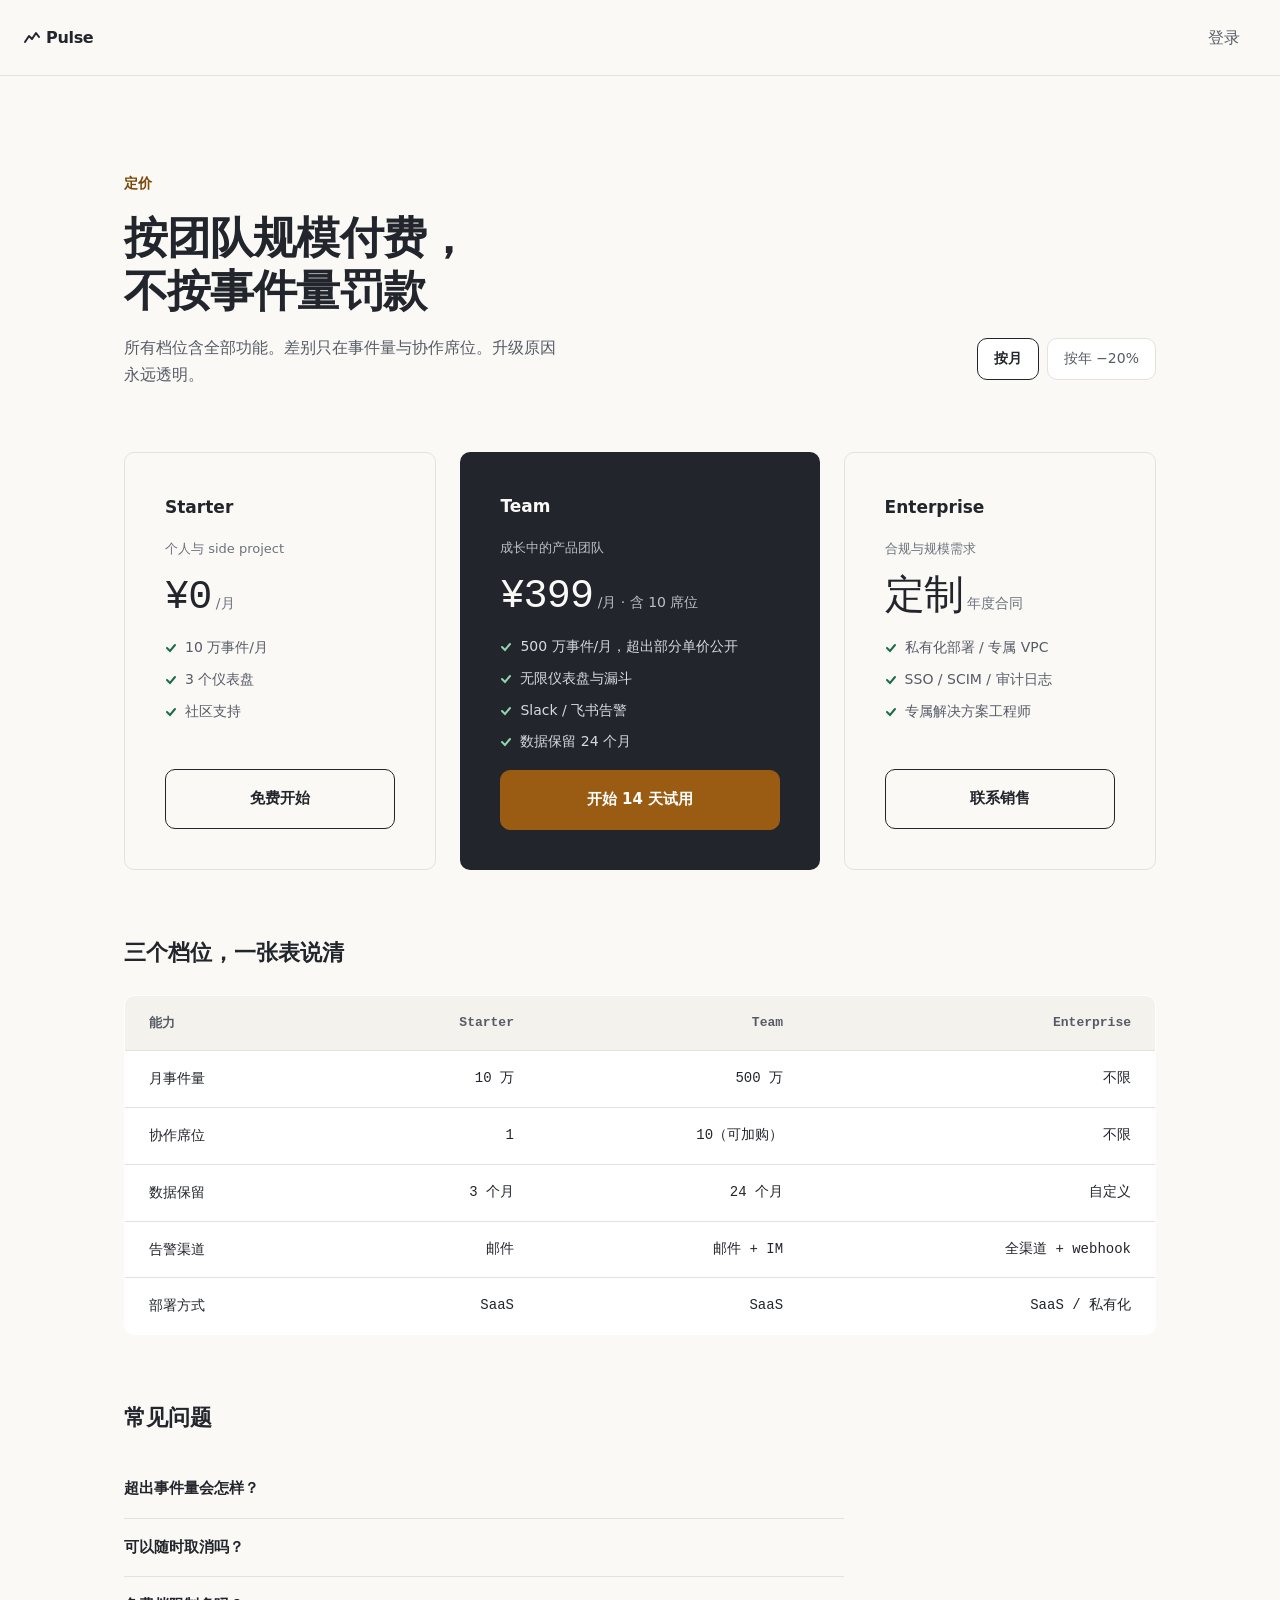
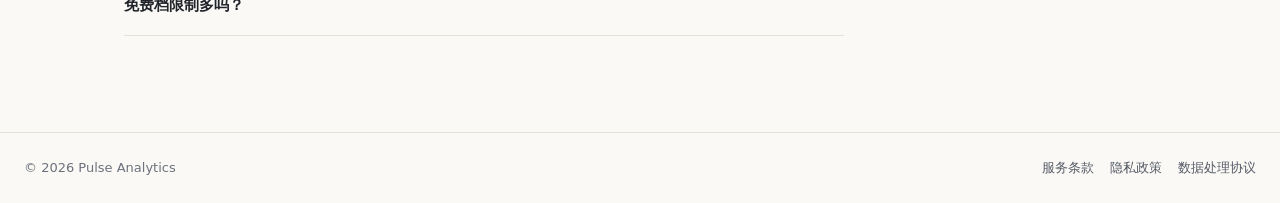
<file: examples/after.html>
<!DOCTYPE html>
<!-- Pulse 定价页 · 同一 brief 的 glasspring 全流程交付。
     对照 examples/before.html（默认 AI 款）。本文件通过：对比度 --pairs 全表 PASS、slop_scan 0 hard/warn、双视口截图。 -->
<html lang="zh-CN">
<head>
<meta charset="UTF-8">
<meta name="viewport" content="width=device-width, initial-scale=1.0">
<title>Pulse 定价，为开发者团队的分析平台</title>
<style>
:root {
  /* tokens · 从品牌种子（墨 #22252B + 琥珀 oklch(0.55 0.11 70)）推导；定价页=信任区，全实底 */
  --bg: #FAF9F6; --surface: #FFFFFF; --ink: #22252B; --ink-2: #565B66; --ink-3: #6C727C;
  --line: #E5E2DB; --accent: #9A5B12; --accent-ink: #7A4708; --cta: #22252B; --cta-text: #FAF9F6;
  --good: #1E6B45;
  --font-sans: system-ui, -apple-system, "Segoe UI", "PingFang SC", "Microsoft YaHei", sans-serif;
  --font-mono: ui-monospace, "SF Mono", Consolas, "JetBrains Mono", monospace;
  --z-sticky: 40;
  --sp-1: 4px; --sp-2: 8px; --sp-3: 16px; --sp-4: 24px; --sp-5: 40px; --sp-6: 64px; --sp-7: 96px;
  --radius: 10px;
  --ease-out: cubic-bezier(0.23, 1, 0.32, 1);
}
* { margin: 0; padding: 0; box-sizing: border-box; }
html { scroll-behavior: smooth; }
body { font-family: var(--font-sans); background: var(--bg); color: var(--ink); line-height: 1.7; font-size: 16px; }
.nav { position: sticky; top: 0; z-index: var(--z-sticky); display: flex; justify-content: space-between; align-items: center;
  padding: var(--sp-3) var(--sp-4); background: var(--bg); border-bottom: 1px solid var(--line); }
.logo { font-weight: 700; letter-spacing: -0.02em; }
.logo svg { vertical-align: -3px; margin-right: 6px; }
.nav a.signin { color: var(--ink-2); text-decoration: none; padding: var(--sp-2) var(--sp-3); border-radius: var(--radius); }
main { max-width: 1080px; margin: 0 auto; padding: 0 var(--sp-4); }
.hero { display: grid; grid-template-columns: 1.2fr 1fr; gap: var(--sp-6); align-items: end; padding: var(--sp-7) 0 var(--sp-6); }
h1 { font-size: clamp(30px, 5vw, 44px); line-height: 1.2; letter-spacing: -0.02em; text-wrap: balance; }
.hero .kicker { color: var(--accent-ink); font-size: 14px; font-weight: 600; margin-bottom: var(--sp-3); }
.hero .sub { color: var(--ink-2); margin-top: var(--sp-3); max-width: 44ch; }
.billing { display: flex; align-items: center; gap: var(--sp-2); font-size: 14px; color: var(--ink-2); justify-self: end; padding-bottom: var(--sp-2); }
.billing button { font: inherit; font-size: 14px; border: 1px solid var(--line); background: var(--surface); color: var(--ink-2);
  padding: var(--sp-2) var(--sp-3); border-radius: var(--radius); cursor: pointer; min-height: 36px; transition: border-color 150ms var(--ease-out), color 150ms var(--ease-out); }
.billing button[aria-pressed="true"] { border-color: var(--ink); color: var(--ink); font-weight: 600; }
.tiers { display: grid; grid-template-columns: 1fr 1.15fr 1fr; gap: var(--sp-4); align-items: stretch; padding-bottom: var(--sp-6); }
.tier { border-radius: var(--radius); padding: var(--sp-5); display: flex; flex-direction: column; gap: var(--sp-3); }
.tier-side { background: transparent; border: 1px solid var(--line); }
.tier-hot { background: var(--ink); color: var(--cta-text); }
.tier h2 { font-size: 17px; font-weight: 600; }
.tier .for { font-size: 13px; color: var(--ink-3); }
.tier-hot .for { color: #B9BEC7; }
.price { font-family: var(--font-mono); font-size: 40px; letter-spacing: -0.02em; line-height: 1.1; }
.price small { font-size: 14px; font-family: var(--font-sans); color: var(--ink-3); letter-spacing: 0; }
.tier-hot .price small { color: #B9BEC7; }
.tier ul { list-style: none; display: grid; gap: var(--sp-2); font-size: 14px; color: var(--ink-2); }
.tier-hot ul { color: #D6D9DF; }
.tier li { display: flex; gap: var(--sp-2); align-items: baseline; }
.tier li svg { flex: none; translate: 0 2px; }
.tier .cta-btn { margin-top: auto; text-align: center; text-decoration: none; font-weight: 600; font-size: 15px;
  padding: var(--sp-3); border-radius: var(--radius); min-height: 44px; display: grid; place-items: center;
  border: 1px solid var(--ink); color: var(--ink); transition: background-color 150ms var(--ease-out); }
.tier .cta-btn:hover { background: #EFEBE2; }
.tier-hot .cta-btn { background: var(--accent); border-color: var(--accent); color: #fff; }
.tier-hot .cta-btn:hover { background: var(--accent-ink); border-color: var(--accent-ink); }
.compare { padding-bottom: var(--sp-6); }
.compare h2 { font-size: 22px; margin-bottom: var(--sp-4); text-wrap: balance; }
table { width: 100%; border-collapse: collapse; font-size: 14px; background: var(--surface); border: 1px solid var(--line); border-radius: var(--radius); overflow: hidden; }
th, td { text-align: left; padding: var(--sp-3) var(--sp-4); border-bottom: 1px solid var(--line); }
td.num, th.num { text-align: right; font-family: var(--font-mono); font-variant-numeric: tabular-nums; }
th { font-size: 13px; color: var(--ink-2); font-weight: 600; background: #F4F2EC; }
tr:last-child td { border-bottom: none; }
.faq { padding-bottom: var(--sp-7); max-width: 720px; }
.faq h2 { font-size: 22px; margin-bottom: var(--sp-4); }
.faq details { border-bottom: 1px solid var(--line); }
.faq summary { cursor: pointer; padding: var(--sp-3) 0; font-weight: 600; font-size: 15px; min-height: 44px; display: flex; align-items: center; }
.faq p { padding: 0 0 var(--sp-3); color: var(--ink-2); font-size: 14px; }
footer { border-top: 1px solid var(--line); padding: var(--sp-4); display: flex; justify-content: space-between; color: var(--ink-3); font-size: 13px; flex-wrap: wrap; gap: var(--sp-2); }
footer a { color: var(--ink-2); text-decoration: none; }
:focus-visible { outline: 2px solid var(--accent-ink); outline-offset: 2px; border-radius: 4px; }
@media (max-width: 820px) {
  .hero { grid-template-columns: 1fr; gap: var(--sp-4); padding: var(--sp-6) 0; }
  .billing { justify-self: start; }
  .tiers { grid-template-columns: 1fr; }
  .tier-hot { order: -1; }
}
@media (prefers-reduced-motion: reduce) { html { scroll-behavior: auto; } * { transition-duration: 0.01ms !important; } }
</style>
</head>
<body>
<nav class="nav">
  <span class="logo"><svg width="16" height="16" viewBox="0 0 16 16" aria-hidden="true"><path d="M1 12 L5 6 L8 9 L12 3 L15 7" stroke="#22252B" stroke-width="2" fill="none" stroke-linecap="round" stroke-linejoin="round"/></svg>Pulse</span>
  <a class="signin" href="#">登录</a>
</nav>
<main>
  <header class="hero">
    <div>
      <p class="kicker">定价</p>
      <h1>按团队规模付费，不按事件量罚款</h1>
      <p class="sub">所有档位含全部功能。差别只在事件量与协作席位。升级原因永远透明。</p>
    </div>
    <div class="billing" role="group" aria-label="计费周期">
      <button aria-pressed="true">按月</button>
      <button aria-pressed="false">按年 −20%</button>
    </div>
  </header>

  <section class="tiers" aria-label="价格档位">
    <div class="tier tier-side">
      <h2>Starter</h2><p class="for">个人与 side project</p>
      <p class="price">¥0<small> /月</small></p>
      <ul>
        <li><svg width="12" height="12" viewBox="0 0 12 12" aria-hidden="true"><path d="M2 6 L5 9 L10 3" stroke="#1E6B45" stroke-width="2" fill="none" stroke-linecap="round"/></svg>10 万事件/月</li>
        <li><svg width="12" height="12" viewBox="0 0 12 12" aria-hidden="true"><path d="M2 6 L5 9 L10 3" stroke="#1E6B45" stroke-width="2" fill="none" stroke-linecap="round"/></svg>3 个仪表盘</li>
        <li><svg width="12" height="12" viewBox="0 0 12 12" aria-hidden="true"><path d="M2 6 L5 9 L10 3" stroke="#1E6B45" stroke-width="2" fill="none" stroke-linecap="round"/></svg>社区支持</li>
      </ul>
      <a class="cta-btn" href="#">免费开始</a>
    </div>
    <div class="tier tier-hot">
      <h2>Team</h2><p class="for">成长中的产品团队</p>
      <p class="price">¥399<small> /月 · 含 10 席位</small></p>
      <ul>
        <li><svg width="12" height="12" viewBox="0 0 12 12" aria-hidden="true"><path d="M2 6 L5 9 L10 3" stroke="#8FD4AE" stroke-width="2" fill="none" stroke-linecap="round"/></svg>500 万事件/月，超出部分单价公开</li>
        <li><svg width="12" height="12" viewBox="0 0 12 12" aria-hidden="true"><path d="M2 6 L5 9 L10 3" stroke="#8FD4AE" stroke-width="2" fill="none" stroke-linecap="round"/></svg>无限仪表盘与漏斗</li>
        <li><svg width="12" height="12" viewBox="0 0 12 12" aria-hidden="true"><path d="M2 6 L5 9 L10 3" stroke="#8FD4AE" stroke-width="2" fill="none" stroke-linecap="round"/></svg>Slack / 飞书告警</li>
        <li><svg width="12" height="12" viewBox="0 0 12 12" aria-hidden="true"><path d="M2 6 L5 9 L10 3" stroke="#8FD4AE" stroke-width="2" fill="none" stroke-linecap="round"/></svg>数据保留 24 个月</li>
      </ul>
      <a class="cta-btn" href="#">开始 14 天试用</a>
    </div>
    <div class="tier tier-side">
      <h2>Enterprise</h2><p class="for">合规与规模需求</p>
      <p class="price">定制<small> 年度合同</small></p>
      <ul>
        <li><svg width="12" height="12" viewBox="0 0 12 12" aria-hidden="true"><path d="M2 6 L5 9 L10 3" stroke="#1E6B45" stroke-width="2" fill="none" stroke-linecap="round"/></svg>私有化部署 / 专属 VPC</li>
        <li><svg width="12" height="12" viewBox="0 0 12 12" aria-hidden="true"><path d="M2 6 L5 9 L10 3" stroke="#1E6B45" stroke-width="2" fill="none" stroke-linecap="round"/></svg>SSO / SCIM / 审计日志</li>
        <li><svg width="12" height="12" viewBox="0 0 12 12" aria-hidden="true"><path d="M2 6 L5 9 L10 3" stroke="#1E6B45" stroke-width="2" fill="none" stroke-linecap="round"/></svg>专属解决方案工程师</li>
      </ul>
      <a class="cta-btn" href="#">联系销售</a>
    </div>
  </section>

  <section class="compare">
    <h2>三个档位，一张表说清</h2>
    <table>
      <thead><tr><th scope="col">能力</th><th scope="col" class="num">Starter</th><th scope="col" class="num">Team</th><th scope="col" class="num">Enterprise</th></tr></thead>
      <tbody>
        <tr><td>月事件量</td><td class="num">10 万</td><td class="num">500 万</td><td class="num">不限</td></tr>
        <tr><td>协作席位</td><td class="num">1</td><td class="num">10（可加购）</td><td class="num">不限</td></tr>
        <tr><td>数据保留</td><td class="num">3 个月</td><td class="num">24 个月</td><td class="num">自定义</td></tr>
        <tr><td>告警渠道</td><td class="num">邮件</td><td class="num">邮件 + IM</td><td class="num">全渠道 + webhook</td></tr>
        <tr><td>部署方式</td><td class="num">SaaS</td><td class="num">SaaS</td><td class="num">SaaS / 私有化</td></tr>
      </tbody>
    </table>
  </section>

  <section class="faq">
    <h2>常见问题</h2>
    <details><summary>超出事件量会怎样？</summary><p>不会停服、不自动扣费。当月按公开单价出账，次月可随时改档。账单里逐条列出超量明细。</p></details>
    <details><summary>可以随时取消吗？</summary><p>可以。按月档随时取消，按年档未使用月份按比例退款，不需要联系客服。</p></details>
    <details><summary>免费档限制多吗？</summary><p>功能全开，只有事件量与席位上限。个人项目通常用不到升级。</p></details>
  </section>
</main>
<footer>
  <span>© 2026 Pulse Analytics</span>
  <span style="display:flex; gap:16px;"><a href="#">服务条款</a><a href="#">隐私政策</a><a href="#">数据处理协议</a></span>
</footer>
<script>
document.querySelectorAll('.billing button[aria-pressed]').forEach(function (b) {
  b.addEventListener('click', function () {
    document.querySelectorAll('.billing button[aria-pressed]').forEach(function (o) {
      o.setAttribute('aria-pressed', 'false');
    });
    b.setAttribute('aria-pressed', 'true');
  });
});
</script>
</body>
</html>
</file>
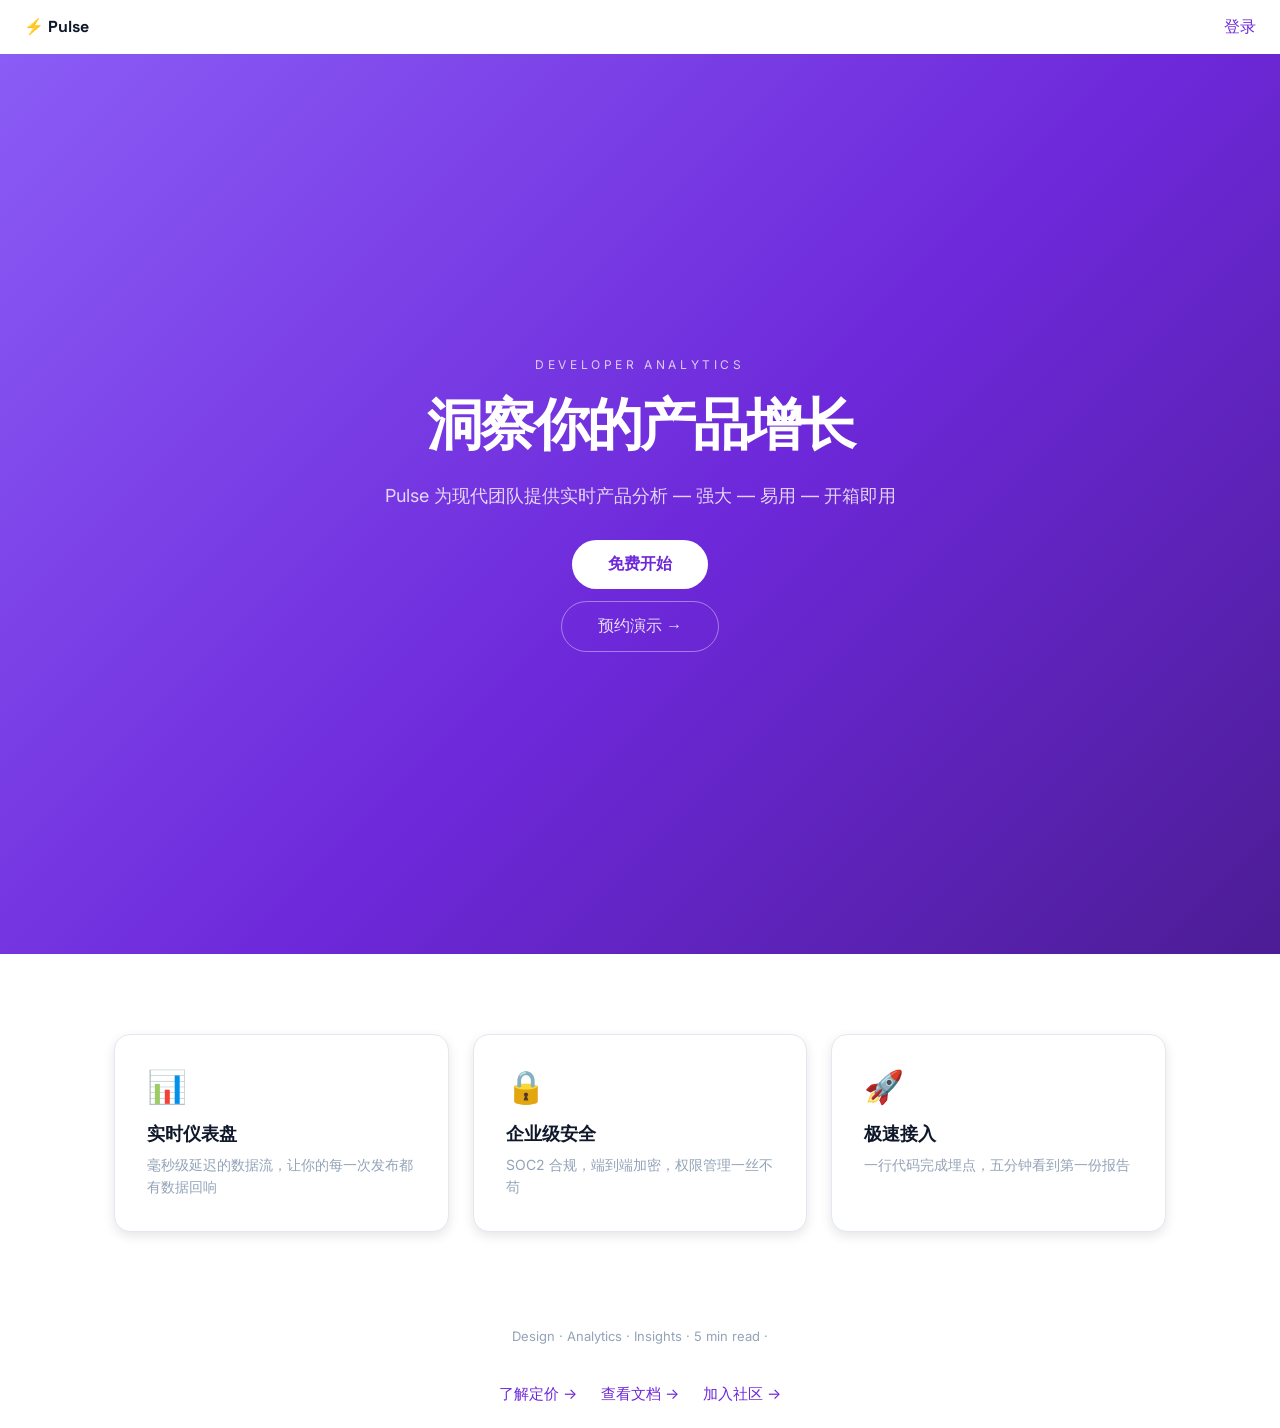
<file: examples/before.html>
<!DOCTYPE html>
<!-- ⚠️ 本文件是【故意的】反面教材：逐条具象化 glasspring SKILL.md §3 anti-slop 清单的典型 AI 默认款。
     对照 examples/after.html（同一 brief、全门禁通过）。不要把这里的写法当推荐。 -->
<html lang="zh-CN">
<head>
<meta charset="UTF-8">
<meta name="viewport" content="width=device-width, initial-scale=1.0">
<title>Pulse — 开发者分析平台</title>
<link href="https://fonts.googleapis.com/css2?family=Inter:wght@400;700&family=Space+Grotesk:wght@700&display=swap" rel="stylesheet">
<style>
* { margin: 0; padding: 0; box-sizing: border-box; }
body { font-family: Inter, sans-serif; color: #0F172A; }
.hero { min-height: 100vh; background: linear-gradient(135deg, #8b5cf6 0%, #6d28d9 55%, #4c1d95 100%); display: flex; flex-direction: column; justify-content: center; align-items: center; text-align: center; padding: 24px; }
.hero h1 { font-family: "Space Grotesk", sans-serif; font-size: 56px; color: #fff; letter-spacing: -0.05em; }
.hero .eyebrow { text-transform: uppercase; letter-spacing: 0.3em; color: rgba(255,255,255,.75); font-size: 12px; margin-bottom: 16px; }
.hero p { color: rgba(255,255,255,.8); font-size: 18px; max-width: 560px; margin-top: 20px; }
.cta { margin-top: 32px; background: #fff; color: #6d28d9; border: none; padding: 14px 36px; border-radius: 999px; font-size: 16px; font-weight: 700; cursor: pointer; }
.cta2 { margin-top: 12px; background: transparent; color: rgba(255,255,255,.85); border: 1px solid rgba(255,255,255,.4); padding: 14px 36px; border-radius: 999px; font-size: 16px; }
.features { display: grid; grid-template-columns: repeat(3, 1fr); gap: 24px; padding: 80px 24px; max-width: 1100px; margin: 0 auto; }
.card { background: #fff; border: 1px solid #E2E8F0; border-radius: 16px; padding: 32px; box-shadow: 0 4px 12px rgba(0, 0, 0, 0.1); }
.card .icon { font-size: 32px; }
.card h3 { font-size: 18px; margin: 16px 0 8px; }
.card p { font-size: 14px; color: #94A3B8; line-height: 1.6; }
.meta { text-align: center; color: #94A3B8; font-size: 13px; padding: 16px; }
.links { display: flex; gap: 24px; justify-content: center; padding: 24px; }
.links a { color: #6d28d9; text-decoration: none; font-size: 15px; }
.nav { position: sticky; top: 0; z-index: 9999; display: flex; justify-content: space-between; padding: 16px 24px; background: rgba(255,255,255,.7); backdrop-filter: blur(12px); }
.nav .logo { font-family: "Space Grotesk", sans-serif; font-weight: 700; }
@media (max-width: 768px) { .features { grid-template-columns: 1fr; } .hero h1 { font-size: 36px; } }
</style>
</head>
<body>
<nav class="nav"><span class="logo">⚡ Pulse</span><span style="color:#6d28d9">登录</span></nav>
<header class="hero">
  <div class="eyebrow">Developer Analytics</div>
  <h1>洞察你的产品增长</h1>
  <p>Pulse 为现代团队提供实时产品分析 — 强大 — 易用 — 开箱即用</p>
  <button class="cta">免费开始</button>
  <button class="cta2">预约演示 →</button>
</header>
<section class="features">
  <div class="card"><div class="icon">📊</div><h3>实时仪表盘</h3><p>毫秒级延迟的数据流，让你的每一次发布都有数据回响</p></div>
  <div class="card"><div class="icon">🔒</div><h3>企业级安全</h3><p>SOC2 合规，端到端加密，权限管理一丝不苟</p></div>
  <div class="card"><div class="icon">🚀</div><h3>极速接入</h3><p>一行代码完成埋点，五分钟看到第一份报告</p></div>
</section>
<div class="meta">Design · Analytics · Insights · 5 min read ·</div>
<div class="links"><a href="#">了解定价 →</a><a href="#">查看文档 →</a><a href="#">加入社区 →</a></div>
</body>
</html>
</file>
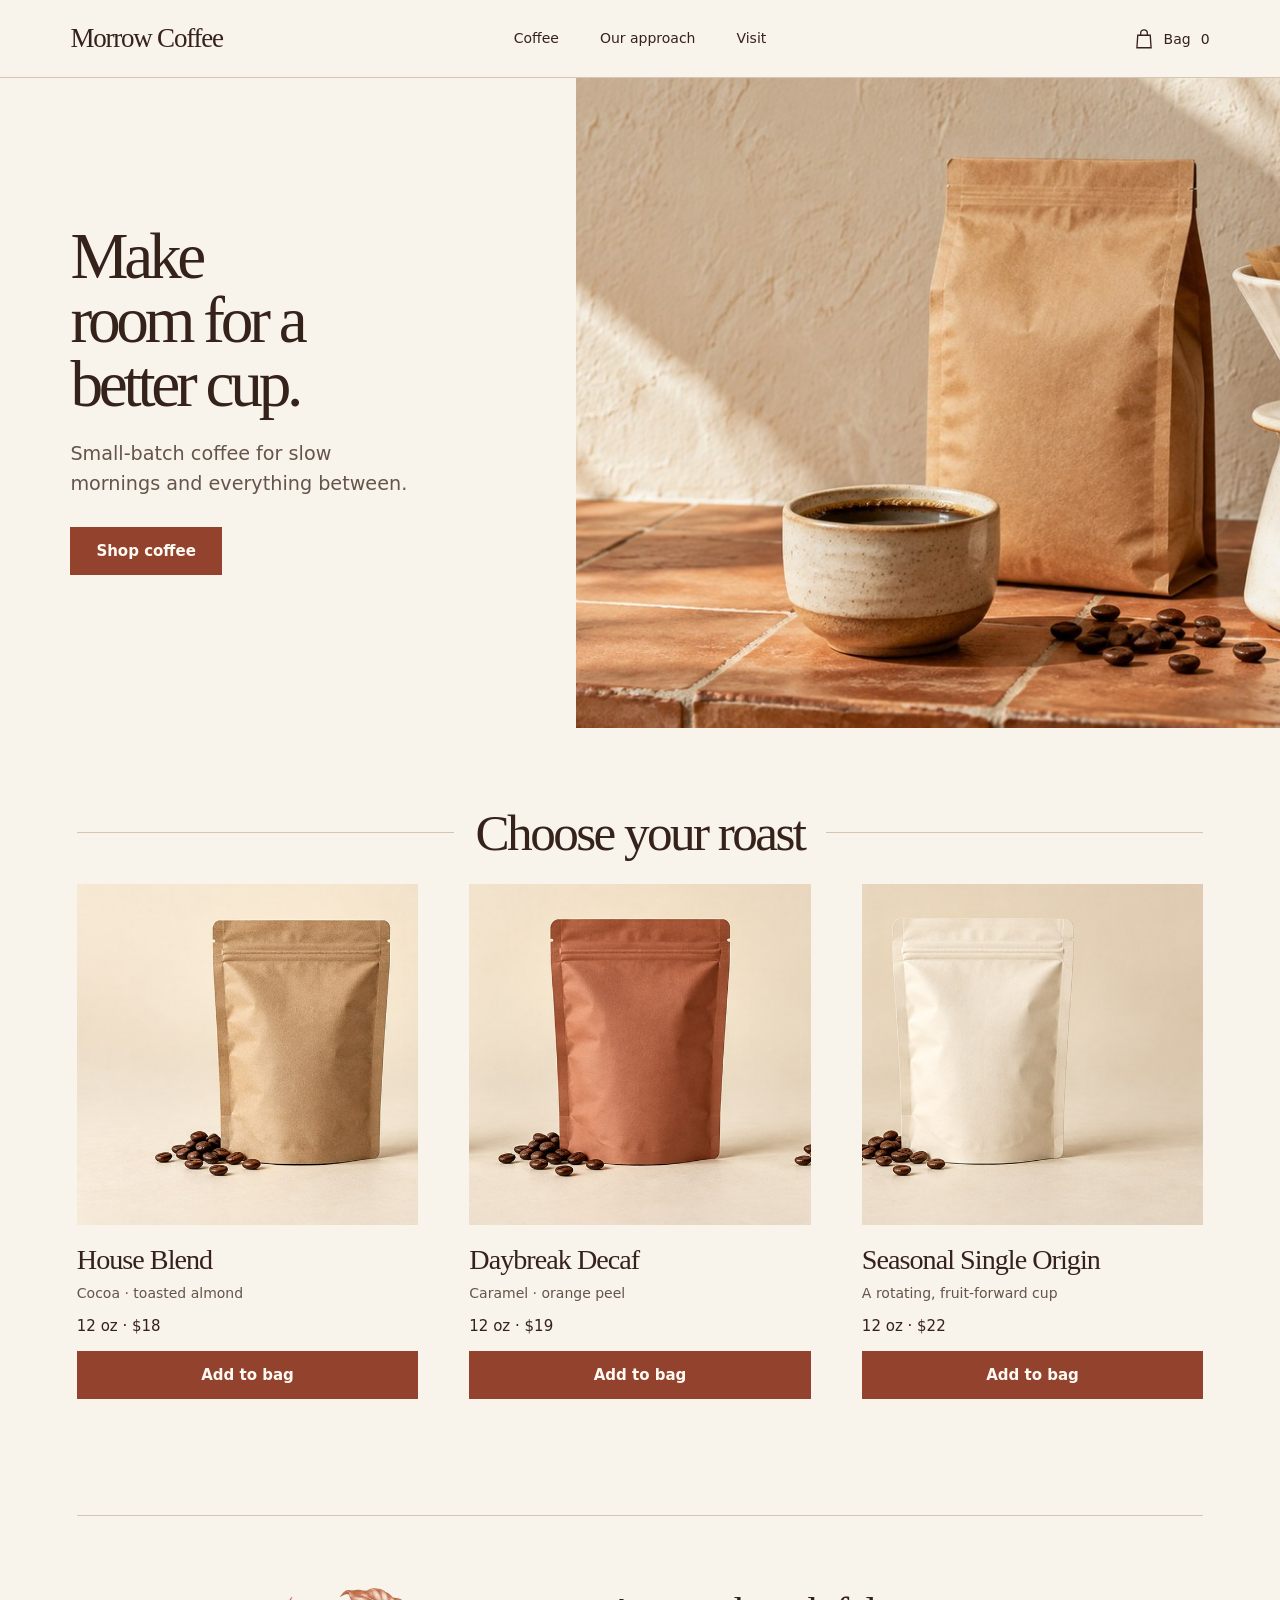
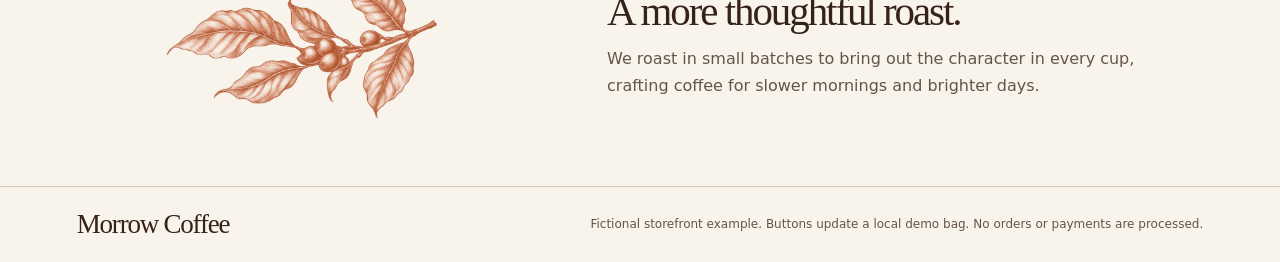
<file: examples/coffee-storefront/preview.html>
<!doctype html>
<html lang="en">
<head>
  <meta charset="utf-8">
  <meta name="viewport" content="width=device-width, initial-scale=1">
  <meta name="description" content="A fictional coffee storefront with a local shopping-bag interaction; no orders or payments are processed.">
  <link rel="icon" href="assets/favicon.svg" type="image/svg+xml">
  <title>Morrow Coffee: an illustrative storefront</title>
  <link rel="stylesheet" href="tokens.css">
  <style>
  *, *::before, *::after { box-sizing: border-box; }
  html { scroll-behavior: smooth; }
  body {
    margin: 0;
    background: var(--color-background);
    color: var(--color-text);
    font-family: var(--font-body);
    -webkit-font-smoothing: antialiased;
  }
  a { color: inherit; }
  button { font: inherit; }
  button:focus-visible, a:focus-visible {
    outline: 3px solid var(--color-accent);
    outline-offset: 4px;
  }
  .skip-link {
    position: absolute;
    z-index: 10;
    top: 8px;
    left: 8px;
    padding: 10px 14px;
    transform: translateY(-160%);
    background: var(--color-text);
    color: var(--color-on-accent);
  }
  .skip-link:focus { transform: translateY(0); }

  .site-header {
    display: grid;
    grid-template-columns: 1fr auto 1fr;
    align-items: center;
    gap: 24px;
    min-height: 78px;
    padding: 0 clamp(24px, 5.5vw, 88px);
    border-bottom: 1px solid var(--color-border);
  }
  .wordmark {
    width: fit-content;
    color: var(--color-text);
    font-family: var(--font-display);
    font-size: 27px;
    letter-spacing: -0.045em;
    text-decoration: none;
    white-space: nowrap;
  }
  .primary-nav { display: flex; align-items: center; gap: clamp(22px, 3.2vw, 52px); }
  .primary-nav a, .bag-button {
    min-height: 44px;
    display: inline-flex;
    align-items: center;
    font-size: 14px;
    text-decoration: none;
  }
  .primary-nav a { border-bottom: 1px solid transparent; }
  .primary-nav a:hover { border-color: currentColor; }
  .bag-wrap { justify-self: end; }
  .bag-button {
    gap: 10px;
    border: 0;
    padding: 0;
    background: transparent;
    color: var(--color-text);
    cursor: pointer;
  }
  .bag-icon { width: 20px; height: 22px; }

  .hero {
    display: grid;
    grid-template-columns: minmax(420px, 0.9fr) minmax(0, 1.1fr);
    min-height: min(650px, calc(100svh - 78px));
  }
  .hero-copy {
    display: flex;
    flex-direction: column;
    align-items: flex-start;
    justify-content: center;
    padding: 70px clamp(28px, 5vw, 72px) 76px clamp(28px, 5.5vw, 88px);
  }
  h1, h2, h3, p { margin-top: 0; }
  h1 {
    max-width: 10ch;
    margin-bottom: 22px;
    font-family: var(--font-display);
    font-size: clamp(56px, 5.1vw, 78px);
    font-weight: 400;
    letter-spacing: -0.065em;
    line-height: 0.98;
    text-wrap: balance;
  }
  .hero-copy p {
    max-width: 29ch;
    margin-bottom: 28px;
    color: var(--color-text-secondary);
    font-size: clamp(17px, 1.5vw, 21px);
    line-height: 1.55;
  }
  .button {
    display: inline-flex;
    min-height: 48px;
    align-items: center;
    justify-content: center;
    border: 1px solid var(--color-accent);
    padding: 0 25px;
    background: var(--color-accent);
    color: var(--color-on-accent);
    cursor: pointer;
    font-size: 15px;
    font-weight: 600;
    text-decoration: none;
    transition: background-color var(--duration-ui) var(--ease-standard), border-color var(--duration-ui) var(--ease-standard), transform var(--duration-ui) var(--ease-standard);
  }
  .button:hover { border-color: var(--color-accent-hover); background: var(--color-accent-hover); }
  .button:active { transform: translateY(1px); }
  .hero-media { min-height: 460px; overflow: hidden; background: var(--color-surface-raised); }
  .hero-media img { display: block; width: 100%; height: 100%; min-height: inherit; object-fit: cover; object-position: 60% center; }

  .products-section { padding: 78px clamp(24px, 6vw, 96px) 82px; }
  .section-heading {
    display: grid;
    grid-template-columns: 1fr auto 1fr;
    align-items: center;
    gap: 22px;
    margin-bottom: 24px;
  }
  .section-heading::before, .section-heading::after { height: 1px; background: var(--color-border); content: ""; }
  h2 {
    margin: 0;
    font-family: var(--font-display);
    font-size: clamp(36px, 4vw, 54px);
    font-weight: 400;
    letter-spacing: -0.05em;
    line-height: 1.05;
    text-align: center;
  }
  .products-grid { display: grid; grid-template-columns: repeat(3, minmax(0, 1fr)); gap: clamp(20px, 4vw, 64px); }
  .product { display: flex; flex-direction: column; align-items: flex-start; }
  .product-visual {
    width: 100%;
    aspect-ratio: 1;
    margin-bottom: 18px;
    background-image: url("assets/products.jpg");
    background-repeat: no-repeat;
    background-size: 300% 100%;
  }
  .product-visual--house { background-position: 0% center; }
  .product-visual--daybreak { background-position: 50% center; }
  .product-visual--seasonal { background-position: 100% center; }
  .product h3 {
    margin-bottom: 6px;
    font-family: var(--font-display);
    font-size: clamp(23px, 2.2vw, 30px);
    font-weight: 400;
    letter-spacing: -0.035em;
    line-height: 1.2;
  }
  .product-note { min-height: 24px; margin-bottom: 10px; color: var(--color-text-secondary); font-size: 14px; line-height: 1.5; }
  .product-price { margin-bottom: 16px; font-size: 15px; font-variant-numeric: tabular-nums; }
  .product .button { width: 100%; }

  .approach {
    display: grid;
    grid-template-columns: minmax(220px, 0.85fr) minmax(0, 1.15fr);
    align-items: center;
    gap: clamp(28px, 7vw, 110px);
    margin: 0 clamp(24px, 6vw, 96px);
    padding: 34px 0 46px;
    border-top: 1px solid var(--color-border);
  }
  .approach-art { display: flex; justify-content: center; align-items: center; min-height: 160px; }
  .approach-art img { display: block; width: min(100%, 420px); max-height: 190px; object-fit: contain; }
  .approach-copy { max-width: 610px; }
  .approach-copy h2 { margin-bottom: 12px; text-align: left; font-size: clamp(32px, 3.2vw, 44px); }
  .approach-copy p { max-width: 52ch; margin-bottom: 0; color: var(--color-text-secondary); font-size: 16px; line-height: 1.7; }

  .site-footer {
    display: flex;
    align-items: center;
    justify-content: space-between;
    gap: 24px;
    padding: 22px clamp(24px, 6vw, 96px);
    border-top: 1px solid var(--color-border);
  }
  .footer-note { margin: 0; color: var(--color-text-secondary); font-size: 12px; line-height: 1.5; text-align: right; }

  dialog {
    width: min(460px, calc(100% - 28px));
    max-height: min(720px, calc(100% - 28px));
    margin: auto 0 auto auto;
    border: 1px solid var(--color-border);
    padding: 0;
    background: var(--color-background);
    color: var(--color-text);
    box-shadow: var(--shadow-dialog);
  }
  dialog::backdrop { background: var(--color-dialog-backdrop); }
  .bag-panel { padding: 26px; }
  .bag-heading { display: flex; justify-content: space-between; align-items: center; gap: 20px; padding-bottom: 18px; border-bottom: 1px solid var(--color-border); }
  .bag-heading h2 { font-size: 32px; text-align: left; }
  .close-button { min-width: 44px; min-height: 44px; border: 1px solid var(--color-border); background: transparent; color: var(--color-text); cursor: pointer; }
  .bag-items { display: grid; gap: 15px; padding: 20px 0; }
  .bag-item { display: grid; grid-template-columns: 1fr auto; gap: 10px; align-items: start; font-size: 14px; line-height: 1.5; }
  .bag-item p { margin: 0; }
  .bag-item button { border: 0; padding: 4px 0; background: none; color: var(--color-accent); cursor: pointer; text-decoration: underline; }
  .bag-empty { margin: 0; padding: 24px 0; color: var(--color-text-secondary); font-size: 15px; line-height: 1.55; }
  .bag-total { display: flex; justify-content: space-between; padding: 16px 0; border-top: 1px solid var(--color-border); font-size: 15px; font-weight: 650; }
  .bag-disclaimer { margin: 12px 0 0; color: var(--color-text-secondary); font-size: 12px; line-height: 1.5; }
  .status-message { min-height: 24px; margin: 10px 0 0; color: var(--color-accent-hover); font-size: 13px; }

  @media (max-width: 850px) {
    .site-header { grid-template-columns: 1fr auto; row-gap: 4px; padding-top: 10px; padding-bottom: 8px; }
    .primary-nav { grid-column: 1 / -1; grid-row: 2; justify-content: center; gap: clamp(22px, 9vw, 50px); }
    .bag-wrap { grid-column: 2; grid-row: 1; }
    .hero { grid-template-columns: minmax(0, 1fr) minmax(0, 1fr); min-height: 520px; }
    .hero-copy { padding: 52px 30px 58px clamp(24px, 5vw, 48px); }
    h1 { font-size: clamp(52px, 6.4vw, 68px); }
    .hero-media { min-height: 420px; }
  }
  @media (max-width: 600px) {
    .site-header { padding-right: 20px; padding-left: 20px; }
    .wordmark { font-size: 25px; }
    .primary-nav { justify-content: space-between; gap: 12px; }
    .primary-nav a, .bag-button { font-size: 13px; }
    .hero { display: flex; flex-direction: column; }
    .hero-copy { padding: 54px 24px 38px; }
    h1 { max-width: 9ch; font-size: clamp(54px, 15vw, 70px); }
    .hero-copy p { max-width: 32ch; font-size: 17px; }
    .hero-media { height: 310px; min-height: 310px; }
    .hero-media img { object-position: 58% center; }
    .products-section { padding: 58px 22px 56px; }
    .section-heading { gap: 12px; margin-bottom: 18px; }
    .section-heading h2 { font-size: 36px; }
    .products-grid { grid-template-columns: 1fr; gap: 28px; }
    .product { padding-bottom: 22px; border-bottom: 1px solid var(--color-border); }
    .product-visual { margin-bottom: 14px; }
    .product-note { min-height: 0; }
    .product .button { width: 100%; }
    .approach { grid-template-columns: 1fr; gap: 6px; margin: 0 22px; padding: 28px 0 34px; }
    .approach-art { min-height: 120px; }
    .approach-art img { max-width: 300px; max-height: 130px; }
    .approach-copy h2 { font-size: 34px; }
    .site-footer { align-items: flex-start; flex-direction: column; gap: 8px; padding: 20px 22px; }
    .footer-note { text-align: left; }
    .bag-panel { padding: 22px; }
  }
  @media (prefers-reduced-motion: reduce) {
    html { scroll-behavior: auto; }
    *, *::before, *::after { transition-duration: 0.01ms !important; }
  }
  </style>
</head>
<body>
  <a class="skip-link" href="#main">Skip to content</a>
  <header class="site-header">
    <a class="wordmark" href="#top" aria-label="Morrow Coffee home">Morrow Coffee</a>
    <nav class="primary-nav" aria-label="Main navigation">
      <a href="#coffee">Coffee</a>
      <a href="#approach">Our approach</a>
      <a href="#visit">Visit</a>
    </nav>
    <div class="bag-wrap">
      <button class="bag-button" id="open-bag" type="button" aria-haspopup="dialog" aria-controls="bag-dialog">
        <svg class="bag-icon" viewBox="0 0 24 26" aria-hidden="true"><path d="M4.5 8.5h15l1 15h-17l1-15Z" fill="none" stroke="currentColor" stroke-width="1.6"/><path d="M8 9V6a4 4 0 0 1 8 0v3" fill="none" stroke="currentColor" stroke-width="1.6"/></svg>
        Bag <span id="bag-count" aria-live="polite">0</span>
      </button>
    </div>
  </header>

  <main id="main">
    <section class="hero" id="top" aria-labelledby="hero-title">
      <div class="hero-copy">
        <h1 id="hero-title">Make room for a better cup.</h1>
        <p>Small-batch coffee for slow mornings and everything between.</p>
        <a class="button" href="#coffee">Shop coffee</a>
      </div>
      <div class="hero-media">
        <img src="assets/hero.jpg" alt="Unbranded coffee bag, ceramic pour-over and cup in morning light">
      </div>
    </section>

    <section class="products-section" id="coffee" aria-labelledby="coffee-title">
      <div class="section-heading"><h2 id="coffee-title">Choose your roast</h2></div>
      <div class="products-grid">
        <article class="product">
          <div class="product-visual product-visual--house" role="img" aria-label="Kraft coffee pouch with coffee beans"></div>
          <h3>House Blend</h3>
          <p class="product-note">Cocoa · toasted almond</p>
          <p class="product-price">12 oz · $18</p>
          <button class="button add-to-bag" type="button" data-id="house" data-name="House Blend" data-price="18">Add to bag</button>
        </article>
        <article class="product">
          <div class="product-visual product-visual--daybreak" role="img" aria-label="Terracotta coffee pouch with coffee beans"></div>
          <h3>Daybreak Decaf</h3>
          <p class="product-note">Caramel · orange peel</p>
          <p class="product-price">12 oz · $19</p>
          <button class="button add-to-bag" type="button" data-id="daybreak" data-name="Daybreak Decaf" data-price="19">Add to bag</button>
        </article>
        <article class="product">
          <div class="product-visual product-visual--seasonal" role="img" aria-label="Ivory coffee pouch with coffee beans"></div>
          <h3>Seasonal Single Origin</h3>
          <p class="product-note">A rotating, fruit-forward cup</p>
          <p class="product-price">12 oz · $22</p>
          <button class="button add-to-bag" type="button" data-id="seasonal" data-name="Seasonal Single Origin" data-price="22">Add to bag</button>
        </article>
      </div>
      <p class="status-message" id="page-status" aria-live="polite"></p>
    </section>

    <section class="approach" id="approach" aria-labelledby="approach-title">
      <div class="approach-art"><img src="assets/coffee-branch.png" alt="Terracotta line illustration of a coffee branch"></div>
      <div class="approach-copy">
        <h2 id="approach-title">A more thoughtful roast.</h2>
        <p>We roast in small batches to bring out the character in every cup, crafting coffee for slower mornings and brighter days.</p>
      </div>
    </section>
  </main>

  <footer class="site-footer" id="visit">
    <a class="wordmark" href="#top">Morrow Coffee</a>
    <p class="footer-note">Fictional storefront example. Buttons update a local demo bag. No orders or payments are processed.</p>
  </footer>

  <dialog id="bag-dialog" aria-labelledby="bag-title">
    <div class="bag-panel">
      <div class="bag-heading">
        <h2 id="bag-title">Your bag</h2>
        <button class="close-button" id="close-bag" type="button" aria-label="Close bag">Close</button>
      </div>
      <div class="bag-items" id="bag-items"></div>
      <div class="bag-total"><span>Subtotal</span><span id="bag-total">$0</span></div>
      <p class="bag-disclaimer">This is a local interaction demo. It does not place an order or collect payment.</p>
    </div>
  </dialog>

  <script>
    const bag = new Map();
    const dialog = document.querySelector("#bag-dialog");
    const bagCount = document.querySelector("#bag-count");
    const bagItems = document.querySelector("#bag-items");
    const bagTotal = document.querySelector("#bag-total");
    const pageStatus = document.querySelector("#page-status");

    function renderBag() {
      const items = [...bag.values()];
      const count = items.reduce((sum, item) => sum + item.quantity, 0);
      const total = items.reduce((sum, item) => sum + item.price * item.quantity, 0);
      bagCount.textContent = String(count);
      bagItems.replaceChildren();
      if (items.length === 0) {
        const empty = document.createElement("p");
        empty.className = "bag-empty";
        empty.textContent = "Your bag is empty. Choose a roast to get started.";
        bagItems.append(empty);
      } else {
        for (const item of items) {
          const row = document.createElement("div");
          row.className = "bag-item";
          const details = document.createElement("p");
          details.textContent = `${item.name} × ${item.quantity} — $${item.price * item.quantity}`;
          const remove = document.createElement("button");
          remove.type = "button";
          remove.textContent = "Remove";
          remove.setAttribute("aria-label", `Remove ${item.name} from bag`);
          remove.addEventListener("click", () => {
            bag.delete(item.id);
            renderBag();
          });
          row.append(details, remove);
          bagItems.append(row);
        }
      }
      bagTotal.textContent = `$${total}`;
    }

    document.querySelectorAll(".add-to-bag").forEach((button) => {
      button.addEventListener("click", () => {
        const { id, name, price } = button.dataset;
        const existing = bag.get(id);
        bag.set(id, { id, name, price: Number(price), quantity: (existing?.quantity ?? 0) + 1 });
        renderBag();
        pageStatus.textContent = `${name} added to your bag.`;
      });
    });
    document.querySelector("#open-bag").addEventListener("click", () => dialog.showModal());
    document.querySelector("#close-bag").addEventListener("click", () => dialog.close());
    dialog.addEventListener("click", (event) => {
      if (event.target === dialog) dialog.close();
    });
    renderBag();
  </script>
</body>
</html>
</file>
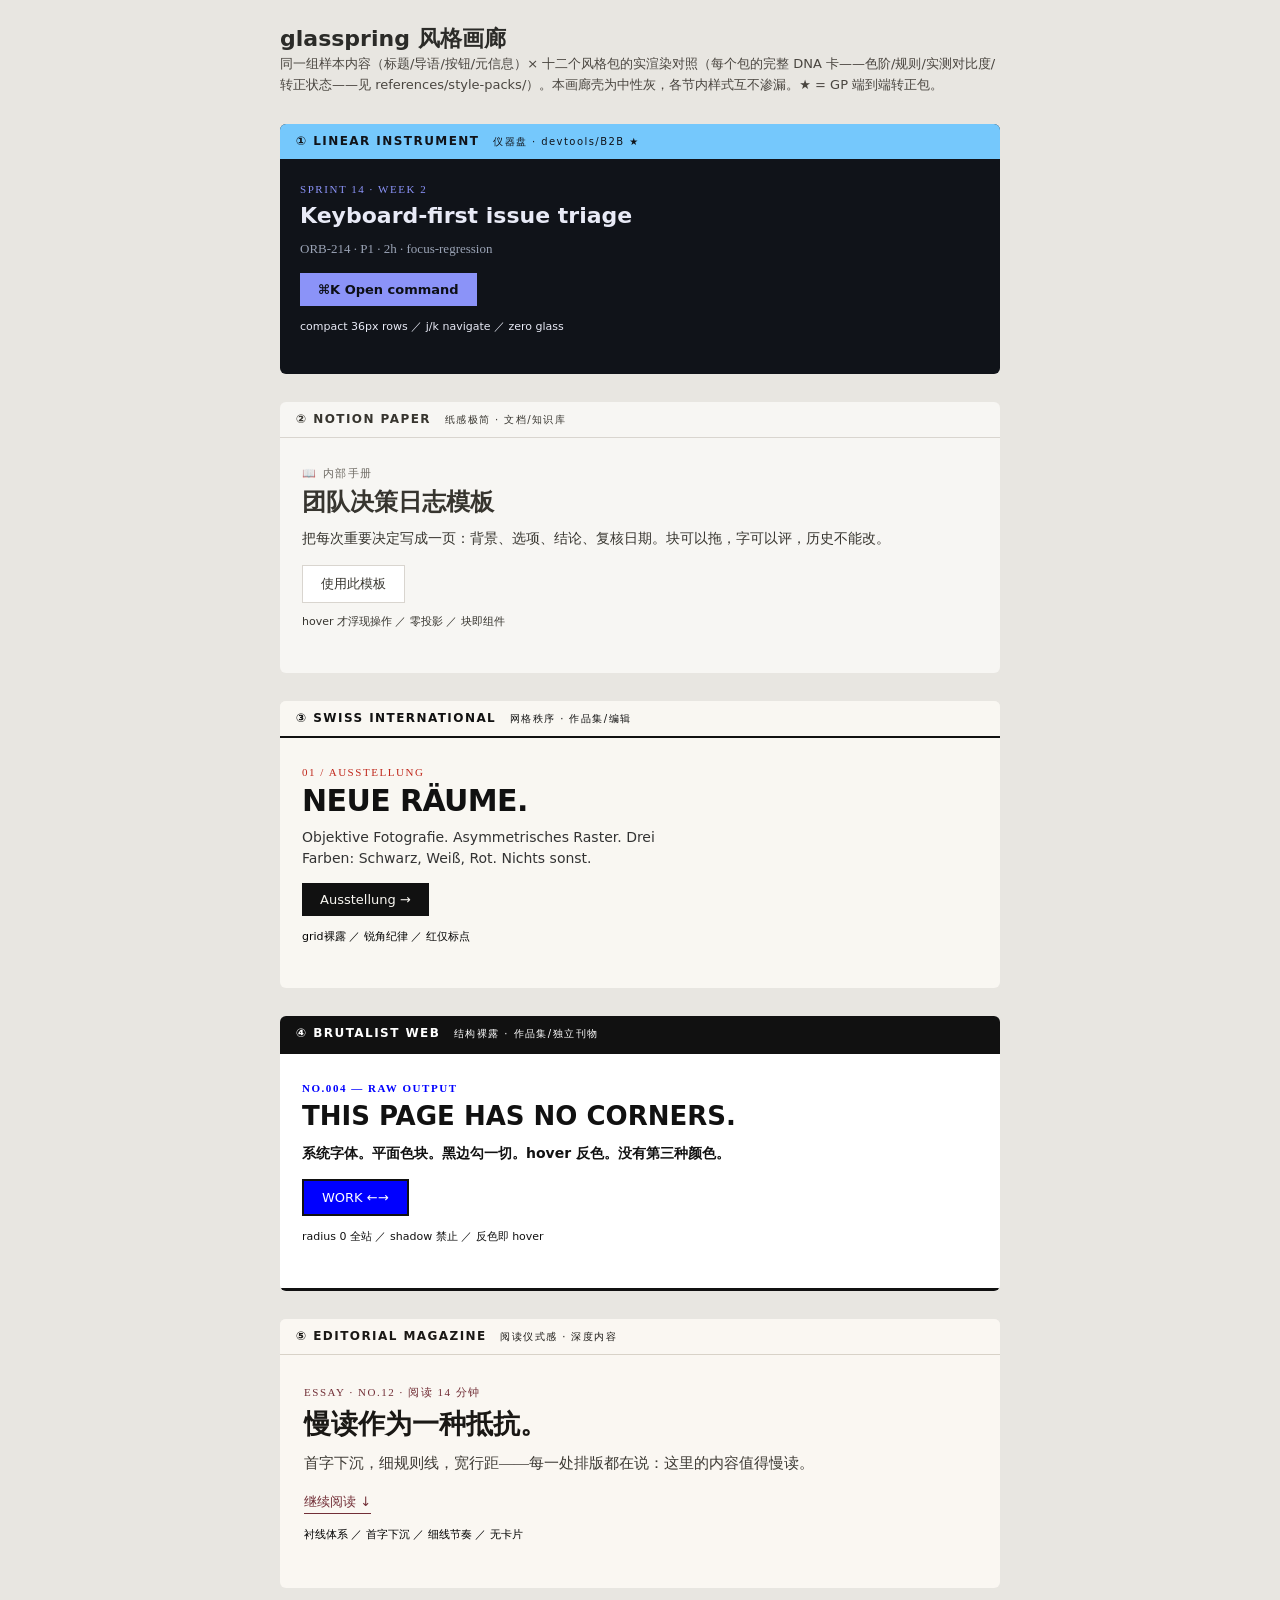
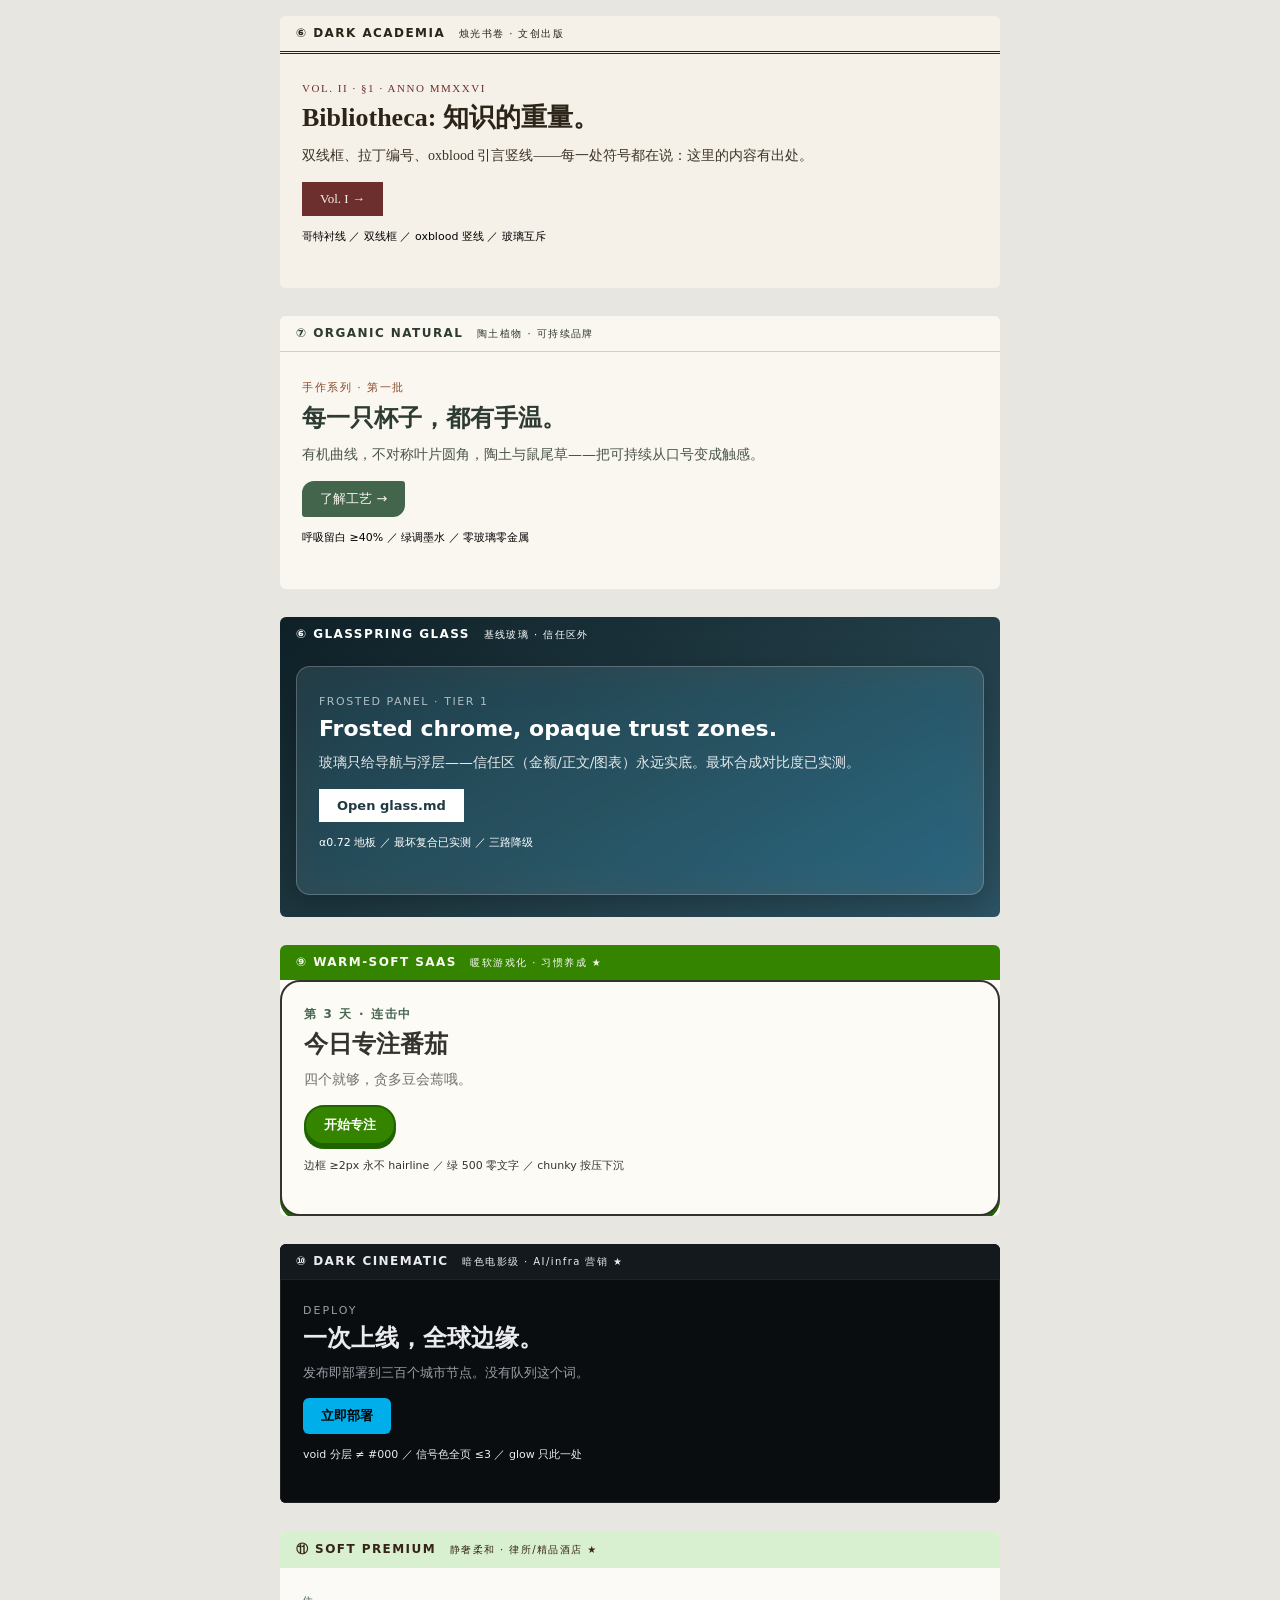
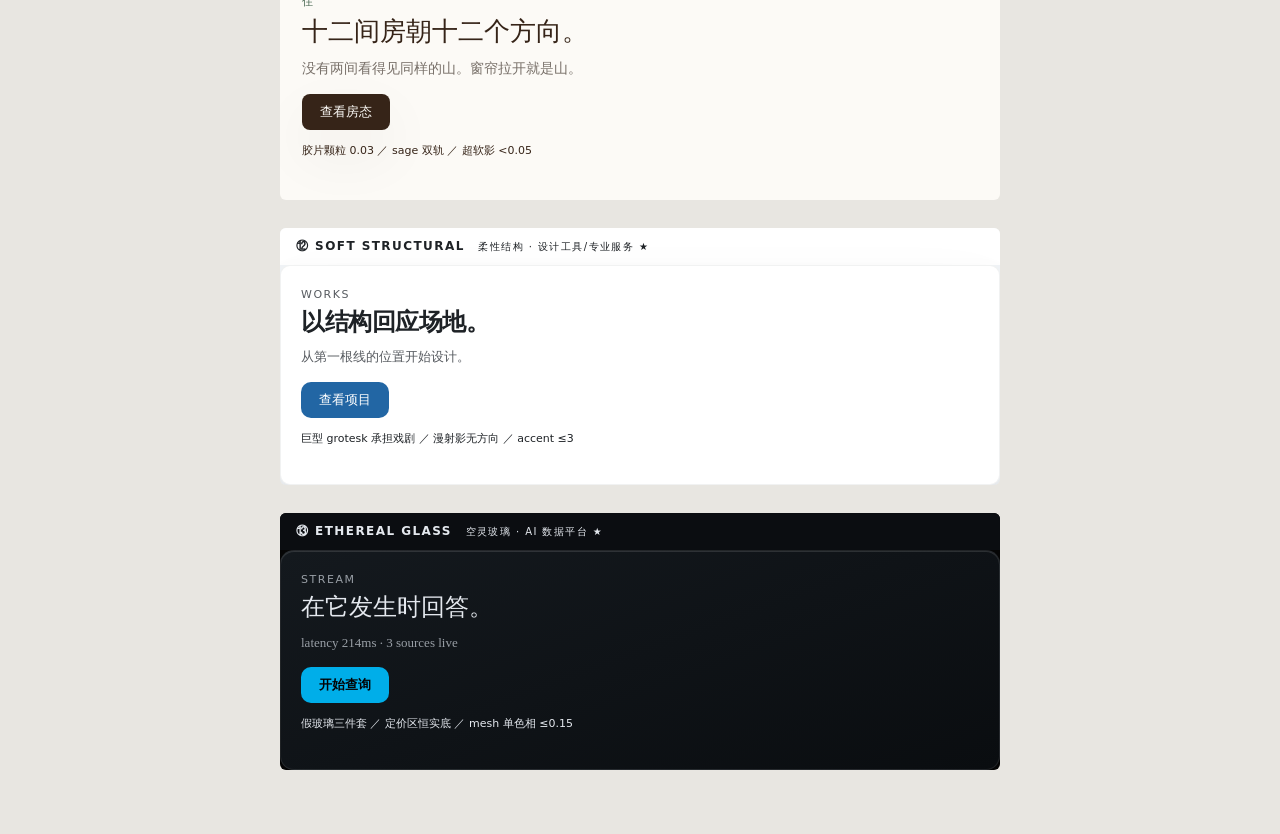
<file: skills/glasspring/assets/style-gallery.html>
<!DOCTYPE html>
<html lang="zh-CN">
<head>
<meta charset="utf-8">
<meta name="viewport" content="width=device-width, initial-scale=1">
<title>glasspring 风格画廊：8 家族同内容对照</title>
<style>
  /* 基座：画廊自身的中性壳（不属于任何风格） */
  * { box-sizing: border-box; margin: 0; }
  body { background: #E8E6E1; font-family: system-ui, sans-serif; padding: 24px 16px 64px; }
  .gal-header { max-width: 720px; margin: 0 auto 28px; }
  .gal-header h1 { font-size: 22px; color: #2b2b28; }
  .gal-header p { font-size: 13px; color: #4a4640; line-height: 1.6; }
  .strip { display: grid; gap: 28px; max-width: 720px; margin: 0 auto; }
  .strip > section { border-radius: 6px; overflow: hidden; }
  .strip h2 { font-size: 12px; letter-spacing: .12em; padding: 10px 16px; color: #fff; background: #2b2b28; font-weight: 600; }
  .strip h2 small { font-weight: 400; margin-left: 8px; }  /* opacity .55 removed 2026-10-24: pass own gate */
  /* 样本内容结构（六个风格渲染同一结构） */
  .sample { padding: 28px 22px; }
  .sample .kicker { font-size: 11px; letter-spacing: .14em; text-transform: uppercase; margin-bottom: 8px; }
  .sample h3 { font-size: 26px; line-height: 1.15; margin-bottom: 10px; }
  .sample p { font-size: 14px; line-height: 1.65; margin-bottom: 14px; }
  .sample .meta { font-size: 11px; color: inherit !important; }  /* 2026-10-24: gallery must pass its own axe gate — dim inline meta colors overridden to section ink */
  .sample .btn { display: inline-block; font-size: 13px; padding: 9px 18px; }
</style>
</head>
<body>
<div class="gal-header">
  <h1>glasspring 风格画廊</h1>
  <p>同一组样本内容（标题/导语/按钮/元信息）× 十二个风格包的实渲染对照（每个包的完整 DNA 卡——色阶/规则/实测对比度/转正状态——见 references/style-packs/）。本画廊壳为中性灰，各节内样式互不渗漏。★ = GP 端到端转正包。</p>
</div>
<div class="strip">

<!-- ═══ 1. LINEAR INSTRUMENT ═══ -->
<section style="background:#101319; font-family:system-ui;" aria-label="Linear instrument 样张">
  <h2 style="color:#101319; background:#75C8FC;">① LINEAR INSTRUMENT <small>仪器盘 · devtools/B2B ★</small></h2>
  <div class="sample" style="padding:24px 20px; color:#e8eaf6;">
    <div class="kicker" style="color:#8b93f8; font-family:ui-monospace; font-size:11px;">SPRINT 14 · WEEK 2</div>
    <h3 style="color:#e8eaf6; font-weight:650; font-size:22px;">Keyboard-first issue triage</h3>
    <p style="color:#9aa3b5; font-family:ui-monospace; font-size:13px; font-variant-numeric:tabular-nums;">ORB-214 · P1 · 2h · focus-regression</p>
    <span class="btn" style="background:#8b93f8; color:#0d0f16; font-weight:600;">⌘K Open command</span>
    <p class="meta" style="color:#525a6e; margin-top:12px; font-size:11px;">compact 36px rows ／ j/k navigate ／ zero glass</p>
  </div>
</section>

<!-- ═══ 2. NOTION PAPER ═══ -->
<section style="background:#EAE7E3;" aria-label="Notion paper 样张">
  <h2 style="color:#37352F; background:#F7F6F3; border-bottom:1px solid #d9d5cf;">② NOTION PAPER <small>纸感极简 · 文档/知识库</small></h2>
  <div class="sample" style="background:#F7F6F3; color:#37352F;">
    <div class="kicker" style="color:#6f6b64; font-size:11px;">📖 内部手册</div>
    <h3 style="font-weight:700; font-size:24px; color:#37352F;">团队决策日志模板</h3>
    <p style="font-size:14px; line-height:1.7;">把每次重要决定写成一页：背景、选项、结论、复核日期。块可以拖，字可以评，历史不能改。</p>
    <span class="btn" style="border:1px solid #d9d5cf; color:#37352F; background:#fff;">使用此模板</span>
    <p class="meta" style="color:#9b968f; margin-top:10px; font-size:11px;">hover 才浮现操作 ／ 零投影 ／ 块即组件</p>
  </div>
</section>

<!-- ═══ 3. SWISS INTERNATIONAL ═══ -->
<section style="background:#F9F7F2;" aria-label="Swiss international 样张">
  <h2 style="color:#111; background:#F9F7F2; border-bottom:2px solid #111;">③ SWISS INTERNATIONAL <small>网格秩序 · 作品集/编辑</small></h2>
  <div class="sample" style="padding:28px 22px;">
    <div class="kicker" style="color:#C0271B; font-family:ui-monospace; font-size:11px;">01 / AUSSTELLUNG</div>
    <h3 style="color:#111; font-weight:800; font-size:30px; letter-spacing:-.02em; line-height:1.02; text-transform:uppercase;">Neue Räume.</h3>
    <p style="color:#333; font-size:14px; line-height:1.5; max-width:40ch;">Objektive Fotografie. Asymmetrisches Raster. Drei Farben: Schwarz, Weiß, Rot. Nichts sonst.</p>
    <span class="btn" style="background:#111; color:#F9F7F2;">Ausstellung →</span>
    <p class="meta" style="color:#777; margin-top:12px; font-size:11px;">grid裸露 ／ 锐角纪律 ／ 红仅标点</p>
  </div>
</section>

<!-- ═══ 4. BRUTALIST WEB ═══ -->
<section style="background:#FFFFFF;" aria-label="Brutalist web 样张">
  <h2 style="color:#fff; background:#111;">④ BRUTALIST WEB <small>结构裸露 · 作品集/独立刊物</small></h2>
  <div class="sample" style="border-top:3px solid #111; border-bottom:3px solid #111; color:#111;">
    <div class="kicker" style="color:#0000FF; font-family:ui-monospace; font-size:11px; font-weight:700;">NO.004 — RAW OUTPUT</div>
    <h3 style="color:#111; font-weight:800; font-size:26px; text-transform:uppercase;">This page has no corners.</h3>
    <p style="color:#111; font-size:14px; font-weight:600;">系统字体。平面色块。黑边勾一切。hover 反色。没有第三种颜色。</p>
    <span class="btn" style="background:#0000FF; color:#fff; border:2px solid #111;">WORK ←→</span>
    <p class="meta" style="color:#111; margin-top:12px; font-size:11px;">radius 0 全站 ／ shadow 禁止 ／ 反色即 hover</p>
  </div>
</section>

<!-- ═══ 5. EDITORIAL MAGAZINE ═══ -->
<section style="background:#FAF7F2;" aria-label="Editorial magazine 样张">
  <h2 style="color:#1A1815; background:#FAF7F2; border-bottom:0.5px solid #D8D2C8;">⑤ EDITORIAL MAGAZINE <small>阅读仪式感 · 深度内容</small></h2>
  <div class="sample" style="padding:30px 24px;">
    <div class="kicker" style="color:#722F37; font-family:ui-monospace; font-size:11px;">ESSAY · NO.12 · 阅读 14 分钟</div>
    <h3 style="color:#1A1815; font-family:Georgia, serif; font-weight:700; font-size:27px; line-height:1.2;">慢读作为一种抵抗。</h3>
    <p style="color:#3d3a34; font-family:Georgia, serif; font-size:15px; line-height:1.8;">首字下沉，细规则线，宽行距——每一处排版都在说：这里的内容值得慢读。</p>
    <span class="btn" style="background:transparent; color:#722F37; border:0; border-bottom:1px solid #722F37; border-radius:0; padding:2px 0;">继续阅读 ↓</span>
    <p class="meta" style="color:#8a857c; margin-top:12px; font-size:11px;">衬线体系 ／ 首字下沉 ／ 细线节奏 ／ 无卡片</p>
  </div>
</section>

<!-- ═══ 6. GLASSPRING GLASS（基线玻璃）═══ -->
<!-- ═══ 6. DARK ACADEMIA ═══ -->
<section style="background:#F5F1E8;" aria-label="Dark academia 样张">
  <h2 style="color:#2C2418; background:#F5F1E8; border-bottom:3px double #2C2418;">⑥ DARK ACADEMIA <small> 烛光书卷 · 文创出版</small></h2>
  <div class="sample" style="padding:28px 22px;">
    <div class="kicker" style="color:#6D2E2E; font-family:ui-monospace; font-size:11px;">VOL. II · §1 · ANNO MMXXVI</div>
    <h3 style="color:#2C2418; font-family:Georgia, serif; font-weight:700; font-size:26px; line-height:1.2;">Bibliotheca: 知识的重量。</h3>
    <p style="color:#3d3327; font-family:Georgia, serif; font-size:14px; line-height:1.75;">双线框、拉丁编号、oxblood 引言竖线——每一处符号都在说：这里的内容有出处。</p>
    <span class="btn" style="background:#6D2E2E; color:#F5F1E8; font-family:Georgia, serif;">Vol. I →</span>
    <p class="meta" style="color:#8a7d6e; margin-top:12px; font-size:11px;">哥特衬线 ／ 双线框 ／ oxblood 竖线 ／ 玻璃互斥</p>
  </div>
</section>

<!-- ═══ 7. ORGANIC NATURAL ═══ -->
<section style="background:#FAF6F0;" aria-label="Organic natural 样张">
  <h2 style="color:#2E3B32; background:#FAF6F0; border-bottom:1px solid #d4cdc2;">⑦ ORGANIC NATURAL <small> 陶土植物 · 可持续品牌</small></h2>
  <div class="sample" style="padding:28px 22px; border-radius:16px 4px 16px 4px;">
    <div class="kicker" style="color:#8B4A2B; font-size:11px;">手作系列 · 第一批</div>
    <h3 style="color:#2E3B32; font-weight:600; font-size:24px; line-height:1.25;">每一只杯子，都有手温。</h3>
    <p style="color:#4a5548; font-size:14px; line-height:1.7;">有机曲线，不对称叶片圆角，陶土与鼠尾草——把可持续从口号变成触感。</p>
    <span class="btn" style="background:#43654C; color:#FAF6F0; border-radius:12px 3px 12px 3px;">了解工艺 →</span>
    <p class="meta" style="color:#7a8078; margin-top:12px; font-size:11px;">呼吸留白 ≥40% ／ 绿调墨水 ／ 零玻璃零金属</p>
  </div>
</section>

<!-- ═══ 8. GLASSPRING GLASS ═══ -->
<section style="background:linear-gradient(150deg,#0f2027,#203a43,#2c5364); padding-bottom:8px;" aria-label="Glasspring glass 样张">
  <h2 style="color:#fff; background:transparent; padding-left:16px;">⑥ GLASSPRING GLASS <small> 基线玻璃 · 信任区外</small></h2>
  <div class="sample" style="margin:14px 16px; background:rgba(255,255,255,0.10); backdrop-filter:blur(18px) saturate(180%); -webkit-backdrop-filter:blur(18px) saturate(180%); border:1px solid rgba(255,255,255,0.22); border-radius:14px; color:#fff; box-shadow:0 8px 32px rgba(0,0,0,.25);">
    <div class="kicker" style="color:rgba(255,255,255,.65); font-size:11px;">FROSTED PANEL · TIER 1</div>
    <h3 style="font-weight:700; font-size:22px;">Frosted chrome, opaque trust zones.</h3>
    <p style="color:rgba(255,255,255,.88); font-size:14px;">玻璃只给导航与浮层——信任区（金额/正文/图表）永远实底。最坏合成对比度已实测。</p>
    <span class="btn" style="background:#fff; color:#203a43; font-weight:600;">Open glass.md</span>
    <p class="meta" style="color:rgba(255,255,255,.55); margin-top:12px; font-size:11px;">α0.72 地板 ／ 最坏复合已实测 ／ 三路降级</p>
  </div>
</section>

<!-- ═══ 9. WARM-SOFT SAAS ═══ -->
<section style="background:#FBFAF7;" aria-label="Warm-soft SaaS 样张">
  <h2 style="color:#FBFAF7; background:#348400;">⑨ WARM-SOFT SAAS <small>暖软游戏化 · 习惯养成 ★</small></h2>
  <div class="sample" style="background:#fdfbf6; border:2px solid #35332E; border-radius:20px; padding:24px 22px; color:#35332E; box-shadow:0 4px 0 #1E6400;">
    <div class="kicker" style="color:#476651; font-size:12px; font-weight:700;">第 3 天 · 连击中</div>
    <h3 style="font-weight:800; font-size:24px; color:#35332E;">今日专注番茄</h3>
    <p style="font-size:14px; color:#75716A;">四个就够，贪多豆会蔫哦。</p>
    <span class="btn" style="background:#348400; color:#fff; border:2px solid #1E6400; border-radius:999px; box-shadow:0 4px 0 #1E6400; font-weight:800;">开始专注</span>
    <p class="meta" style="color:#75716A; margin-top:12px; font-size:11px;">边框 ≥2px 永不 hairline ／ 绿 500 零文字 ／ chunky 按压下沉</p>
  </div>
</section>

<!-- ═══ 10. DARK CINEMATIC ═══ -->
<section style="background:#030304;" aria-label="Dark cinematic 样张">
  <h2 style="color:#E9EBEE; background:#14191E;">⑩ DARK CINEMATIC <small>暗色电影级 · AI/infra 营销 ★</small></h2>
  <div class="sample" style="padding:24px 22px; color:#E9EBEE; background:#0A0D10; border:1px solid rgb(255 255 255 / .09);">
    <div class="kicker" style="color:#999FA6; font-size:11px; letter-spacing:.18em;">DEPLOY</div>
    <h3 style="font-weight:600; font-size:24px; color:#E9EBEE;">一次上线，全球边缘。</h3>
    <p style="color:#999FA6; font-size:13px;">发布即部署到三百个城市节点。没有队列这个词。</p>
    <span class="btn" style="background:#00AEE9; color:#030304; font-weight:600; border-radius:6px;">立即部署</span>
    <p class="meta" style="color:#999FA6; margin-top:12px; font-size:11px;">void 分层 ≠ #000 ／ 信号色全页 ≤3 ／ glow 只此一处</p>
  </div>
</section>

<!-- ═══ 11. SOFT PREMIUM ═══ -->
<section style="background:#FCFAF6;" aria-label="Soft premium 样张">
  <h2 style="color:#362418; background:#D8F0D0;">⑪ SOFT PREMIUM <small>静奢柔和 · 律所/精品酒店 ★</small></h2>
  <div class="sample" style="padding:26px 22px; color:#362418;">
    <div class="kicker" style="color:#476651; font-size:11px;">住</div>
    <h3 style="font-family:Georgia,'Songti SC',serif; font-weight:500; font-size:26px; color:#362418;">十二间房朝十二个方向。</h3>
    <p style="color:#787069; font-size:14px;">没有两间看得见同样的山。窗帘拉开就是山。</p>
    <span class="btn" style="background:#362418; color:#FCFAF6; border-radius:8px; box-shadow:0 24px 60px rgba(54,36,24,.06);">查看房态</span>
    <p class="meta" style="color:#787069; margin-top:12px; font-size:11px;">胶片颗粒 0.03 ／ sage 双轨 ／ 超软影 &lt;0.05</p>
  </div>
</section>

<!-- ═══ 12. SOFT STRUCTURAL ═══ -->
<section style="background:#F1F4F7;" aria-label="Soft structural 样张">
  <h2 style="color:#1E2226; background:#ffffff;">⑫ SOFT STRUCTURAL <small>柔性结构 · 设计工具/专业服务 ★</small></h2>
  <div class="sample" style="background:#fff; border:1px solid rgba(30,34,38,.06); border-radius:10px; padding:22px 20px; color:#1E2226; box-shadow:0 40px 80px rgba(30,34,38,.06), 0 8px 24px rgba(30,34,38,.04);">
    <div class="kicker" style="color:#575B60; font-size:11px; text-transform:uppercase;">WORKS</div>
    <h3 style="font-weight:900; font-size:24px; letter-spacing:-.02em; color:#1E2226;">以结构回应场地。</h3>
    <p style="color:#575B60; font-size:13px;">从第一根线的位置开始设计。</p>
    <span class="btn" style="background:#2266A4; color:#fff; border-radius:10px;">查看项目</span>
    <p class="meta" style="color:#575B60; margin-top:12px; font-size:11px;">巨型 grotesk 承担戏剧 ／ 漫射影无方向 ／ accent ≤3</p>
  </div>
</section>

<!-- ═══ 13. ETHEREAL GLASS ═══ -->
<section style="background:#050505;" aria-label="Ethereal glass 样张">
  <h2 style="color:#E4E8EE; background:#0B0D11;">⑬ ETHEREAL GLASS <small>空灵玻璃 · AI 数据平台 ★</small></h2>
  <div class="sample" style="padding:22px 20px; color:#E4E8EE; background:linear-gradient(160deg,#14191E,#0A0D10); border:1px solid rgb(255 255 255 / .09); border-radius:14px; box-shadow:inset 0 1px 0 rgb(255 255 255 / .12);">
    <div class="kicker" style="color:#999FA6; font-size:11px;">STREAM</div>
    <h3 style="font-weight:300; font-size:24px; color:#E4E8EE;">在它发生时回答。</h3>
    <p style="color:#999FA6; font-family:ui-monospace; font-size:13px;">latency 214ms · 3 sources live</p>
    <span class="btn" style="background:#00AEE9; color:#030304; border-radius:10px; font-weight:600;">开始查询</span>
    <p class="meta" style="color:#999FA6; margin-top:12px; font-size:11px;">假玻璃三件套 ／ 定价区恒实底 ／ mesh 单色相 ≤0.15</p>
  </div>
</section>

</div>
</body>
</html>
</file>
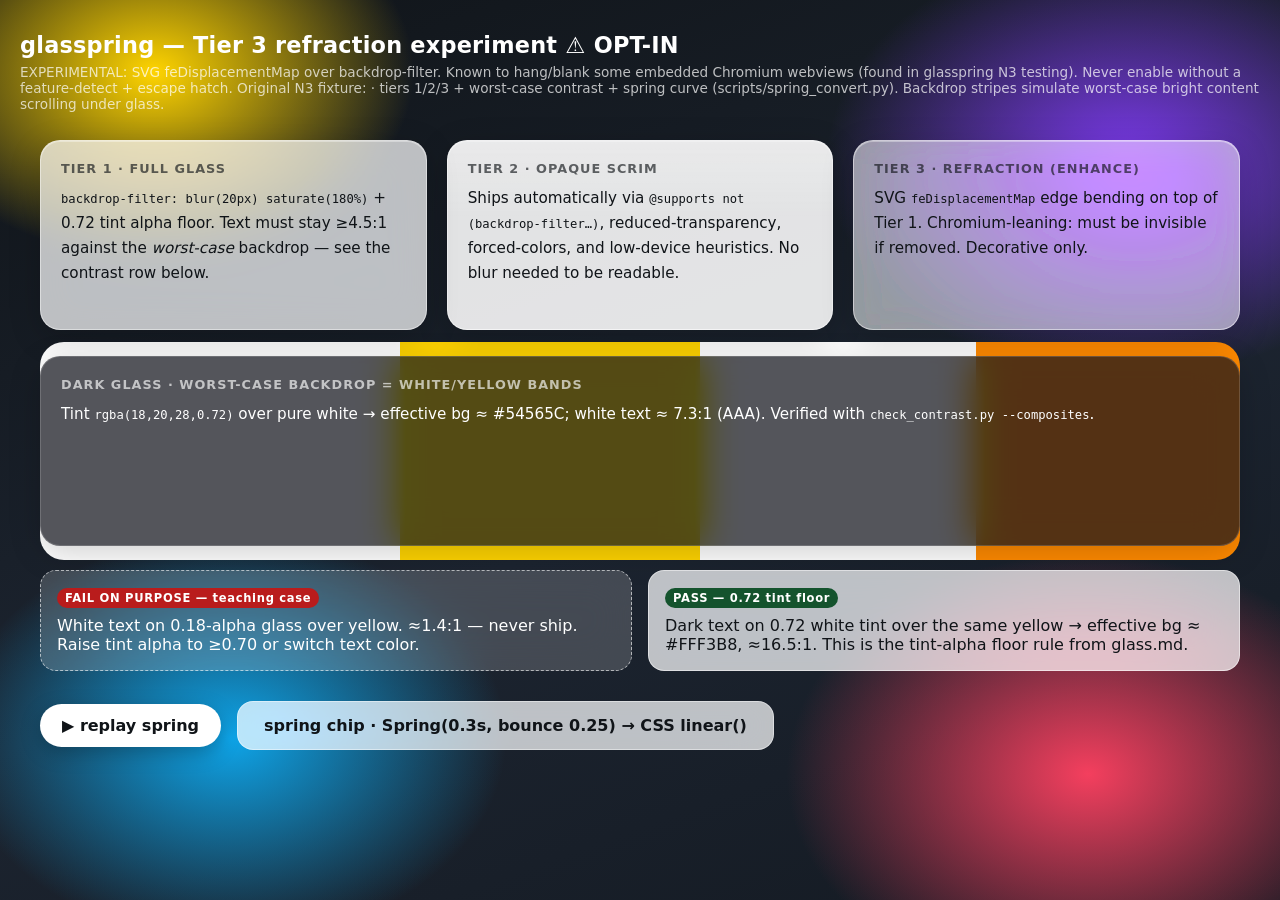
<file: skills/glasspring/assets/glass-recipes/refraction-experiment.html>
<!DOCTYPE html>
<html lang="en">
<head>
<meta charset="utf-8">
<meta name="viewport" content="width=device-width, initial-scale=1">
<title>glasspring · refraction experiment (OPT-IN, may hang embedded webviews)</title>
<style>
  :root {
    color-scheme: light dark;
    /* glass tokens (Tier 1) */
    --glass-blur: 20px;
    --glass-saturate: 180%;
    --glass-tint: rgba(255, 255, 255, 0.72);
    --glass-tint-dark: rgba(18, 20, 28, 0.72);
    --glass-border: rgba(255, 255, 255, 0.45);
    --glass-shadow: 0 8px 32px rgb(0 0 0 / 0.18);
    --ease-spring: linear(0, 0.065, 0.2112, 0.3848, 0.553, 0.6982, 0.8137, 0.8993, 0.9582, 0.9955, 1.0165, 1.0262, 1.0284, 1.0262, 1.0219, 1.017, 1.0123, 1.0082, 1.005, 1.0027, 1.0011, 1.0001, 0.9995, 0.9992, 0.9992, 0.9993, 0.9994, 0.9995, 0.9997, 0.9998, 0.9999, 0.9999, 1);
    /* Spring(duration:0.3, bounce:0.25) via scripts/spring_convert.py; play over 1.2s */
  }
  * { box-sizing: border-box; margin: 0; }
  body {
    font-family: system-ui, -apple-system, "Segoe UI", Inter, "PingFang SC", "Microsoft YaHei", sans-serif;
    min-height: 100vh; padding: 32px 20px 80px;
    background:
      radial-gradient(420px 300px at 12% 8%,  #ffd400 0%, transparent 62%),   /* bright worst-case */
      radial-gradient(500px 360px at 88% 18%, #7c3aed 0%, transparent 60%),
      radial-gradient(460px 340px at 18% 82%, #0ea5e9 0%, transparent 60%),
      radial-gradient(520px 380px at 85% 86%, #f43f5e 0%, transparent 58%),
      linear-gradient(160deg, #101418, #1c2430 55%, #141a22);
    background-attachment: fixed;
  }
  h1 { color: #fff; font-size: 1.4rem; letter-spacing: .01em; margin-bottom: 6px; }
  .sub { color: rgb(255 255 255 / .72); font-size: .85rem; margin-bottom: 28px; }
  .grid { display: grid; grid-template-columns: repeat(auto-fit, minmax(280px, 1fr)); gap: 20px; max-width: 1200px; margin: 0 auto; }

  .card { border-radius: 20px; padding: 20px; min-height: 190px; }
  .card h2 { font-size: .8rem; letter-spacing: .08em; text-transform: uppercase; opacity: .65; margin-bottom: 10px; }
  .card p { font-size: .95rem; line-height: 1.65; }
  .card code { font-family: ui-monospace, Consolas, monospace; font-size: .8em; }

  /* TIER 1 — full glass (light tint over any content) */
  .tier1 {
    background: var(--glass-tint); color: #101418;
    -webkit-backdrop-filter: blur(var(--glass-blur)) saturate(var(--glass-saturate));
            backdrop-filter: blur(var(--glass-blur)) saturate(var(--glass-saturate));
    border: 1px solid var(--glass-border);
    box-shadow: var(--glass-shadow), inset 0 1px 0 rgb(255 255 255 / .35);
  }
  /* TIER 2 — scrim fallback (no backdrop-filter) */
  .tier2 {
    background: rgba(255, 255, 255, 0.88); color: #101418;
    background-image: linear-gradient(rgb(255 255 255 / .25), transparent 40%);
    border: 1px solid rgba(255, 255, 255, 0.5);
    box-shadow: var(--glass-shadow), inset 0 1px 0 rgb(255 255 255 / .3);
  }
  /* TIER 3 — refraction enhancement (Chromium; feDisplacementMap over backdrop) */
  .tier3 {
    background: rgba(255, 255, 255, 0.55); color: #101418;
    -webkit-backdrop-filter: url(#lens) blur(18px) saturate(180%);
            backdrop-filter: url(#lens) blur(18px) saturate(180%);
    border: 1px solid rgba(255, 255, 255, 0.5);
    box-shadow: var(--glass-shadow), inset 0 1px 0 rgb(255 255 255 / .35);
  }
  /* dark glass variant — white text; worst-case backdrop is the WHITE stripe below */
  .dark-demo {
    background: var(--glass-tint-dark); color: #fff;
    -webkit-backdrop-filter: blur(20px) saturate(180%);
            backdrop-filter: blur(20px) saturate(180%);
    border: 1px solid rgb(255 255 255 / .16);
    box-shadow: var(--glass-shadow);
  }
  /* worst-case backdrop stripe crossing ALL cards (white + yellow bands) */
  .worstcase { position: relative; max-width: 1200px; margin: 26px auto 0; }
  .worstcase .stripes {
    position: absolute; inset: -14px 0; z-index: -1; border-radius: 24px;
    background: linear-gradient(90deg, #ffffff 0 30%, #ffd400 30% 55%, #ffffff 55% 78%, #ff8a00 78% 100%);
  }
  .contrast-demo { display: grid; grid-template-columns: 1fr 1fr; gap: 16px; max-width: 1200px; margin: 0 auto; }
  .fail-demo {
    border-radius: 16px; padding: 16px; color: #fff;
    -webkit-backdrop-filter: blur(20px); backdrop-filter: blur(20px);
    background: rgba(255, 255, 255, 0.18); /* deliberately LOW tint alpha — teaching failure */
    border: 1px dashed rgba(255,255,255,.6);
  }
  .pass-demo {
    border-radius: 16px; padding: 16px; color: #101418;
    background: rgba(255, 255, 255, 0.72);
    -webkit-backdrop-filter: blur(20px) saturate(180%); backdrop-filter: blur(20px) saturate(180%);
    border: 1px solid rgba(255, 255, 255, 0.5);
  }
  .tag { display: inline-block; font-size: .72rem; font-weight: 700; letter-spacing: .06em;
         padding: 3px 8px; border-radius: 999px; margin-bottom: 8px; }
  .tag.fail { background: #b91c1c; color: #fff; }
  .tag.pass { background: #14532d; color: #fff; }

  /* spring demo — curve generated by spring_convert.py --duration 0.3 --bounce 0.25 */
  .spring-row { max-width: 1200px; margin: 30px auto 0; display: flex; gap: 16px; align-items: center; flex-wrap: wrap; }
  button.pop {
    font: inherit; font-weight: 600; padding: 12px 22px; border-radius: 999px; border: 0; cursor: pointer;
    background: #fff; color: #101418; box-shadow: 0 6px 20px rgb(0 0 0 / .25);
  }
  .spring-chip {
    padding: 14px 26px; border-radius: 16px; background: var(--glass-tint); color: #101418;
    -webkit-backdrop-filter: blur(20px) saturate(180%); backdrop-filter: blur(20px) saturate(180%);
    border: 1px solid var(--glass-border); font-weight: 600;
  }
  .spring-chip.animate { animation: pop 1.2s var(--ease-spring); }
  @keyframes pop { from { transform: scale(.86); } to { transform: scale(1); } }
  @media (prefers-reduced-motion: reduce) { .spring-chip.animate { animation: none; } }

  /* Tier 2 fallback if backdrop-filter unsupported */
  @supports not ((backdrop-filter: blur(1px)) or (-webkit-backdrop-filter: blur(1px))) {
    .tier1, .tier3, .dark-demo, .spring-chip { background: rgba(255,255,255,.92); }
    .fail-demo { background: rgba(255,255,255,.55); color: #101418; }
  }
  @media (max-width: 640px) { .contrast-demo { grid-template-columns: 1fr; } }
</style>
</head>
<body>
  <h1>glasspring — Tier 3 refraction experiment ⚠ OPT-IN</h1>
  <p class="sub">EXPERIMENTAL: SVG feDisplacementMap over backdrop-filter. Known to hang/blank some embedded Chromium webviews (found in glasspring N3 testing). Never enable without a feature-detect + escape hatch. Original N3 fixture:  · tiers 1/2/3 + worst-case contrast + spring curve (scripts/spring_convert.py). Backdrop stripes simulate worst-case bright content scrolling under glass.</p>

  <!-- SVG displacement map for Tier 3 refraction (rounded-rect SDF approximation) -->
  <svg width="0" height="0" style="position:absolute" aria-hidden="true">
    <filter id="lens" x="-20%" y="-20%" width="140%" height="140%">
      <feImage href="data:image/svg+xml,%3Csvg xmlns='http://www.w3.org/2000/svg' width='400' height='260'%3E%3Cdefs%3E%3CradialGradient id='g'%3E%3Cstop offset='70%25' stop-color='%23000'/%3E%3Cstop offset='100%25' stop-color='%23fff'/%3E%3C/radialGradient%3E%3C/defs%3E%3Crect width='400' height='260' rx='40' fill='url(%23g)'/%3E%3C/svg%3E" result="map"/>
      <feDisplacementMap in="SourceGraphic" in2="map" scale="14" xChannelSelector="R" yChannelSelector="G"/>
    </filter>
  </svg>

  <div class="grid">
    <section class="card tier1" data-testid="tier1">
      <h2>Tier 1 · Full Glass</h2>
      <p><code>backdrop-filter: blur(20px) saturate(180%)</code> + 0.72 tint alpha floor. Text must stay ≥4.5:1 against the <em>worst-case</em> backdrop — see the contrast row below.</p>
    </section>
    <section class="card tier2" data-testid="tier2">
      <h2>Tier 2 · Opaque Scrim</h2>
      <p>Ships automatically via <code>@supports not (backdrop-filter…)</code>, reduced-transparency, forced-colors, and low-device heuristics. No blur needed to be readable.</p>
    </section>
    <section class="card tier3" data-testid="tier3">
      <h2>Tier 3 · Refraction (enhance)</h2>
      <p>SVG <code>feDisplacementMap</code> edge bending on top of Tier 1. Chromium-leaning: must be invisible if removed. Decorative only.</p>
    </section>
  </div>

  <div class="worstcase">
    <div class="stripes" aria-hidden="true"></div>
    <section class="card dark-demo" data-testid="dark-glass">
      <h2>Dark glass · worst-case backdrop = white/yellow bands</h2>
      <p>Tint <code>rgba(18,20,28,0.72)</code> over pure white → effective bg ≈ #54565C; white text ≈ 7.3:1 (AAA). Verified with <code>check_contrast.py --composites</code>.</p>
    </section>
  </div>

  <div class="contrast-demo" style="margin-top:24px">
    <div class="fail-demo" data-testid="contrast-fail">
      <span class="tag fail">FAIL ON PURPOSE — teaching case</span>
      <p>White text on 0.18-alpha glass over yellow. ≈1.4:1 — never ship. Raise tint alpha to ≥0.70 or switch text color.</p>
    </div>
    <div class="pass-demo" data-testid="contrast-pass">
      <span class="tag pass">PASS — 0.72 tint floor</span>
      <p>Dark text on 0.72 white tint over the same yellow → effective bg ≈ #FFF3B8, ≈16.5:1. This is the tint-alpha floor rule from glass.md.</p>
    </div>
  </div>

  <div class="spring-row">
    <button class="pop" id="popBtn" type="button">▶ replay spring</button>
    <div class="spring-chip" id="springChip" data-testid="spring-chip">spring chip · Spring(0.3s, bounce 0.25) → CSS linear()</div>
  </div>

<script>
  const chip = document.getElementById('springChip');
  document.getElementById('popBtn').addEventListener('click', () => {
    chip.classList.remove('animate'); void chip.offsetWidth; chip.classList.add('animate');
  });
  addEventListener('load', () => chip.classList.add('animate'));
</script>
</body>
</html>
</file>
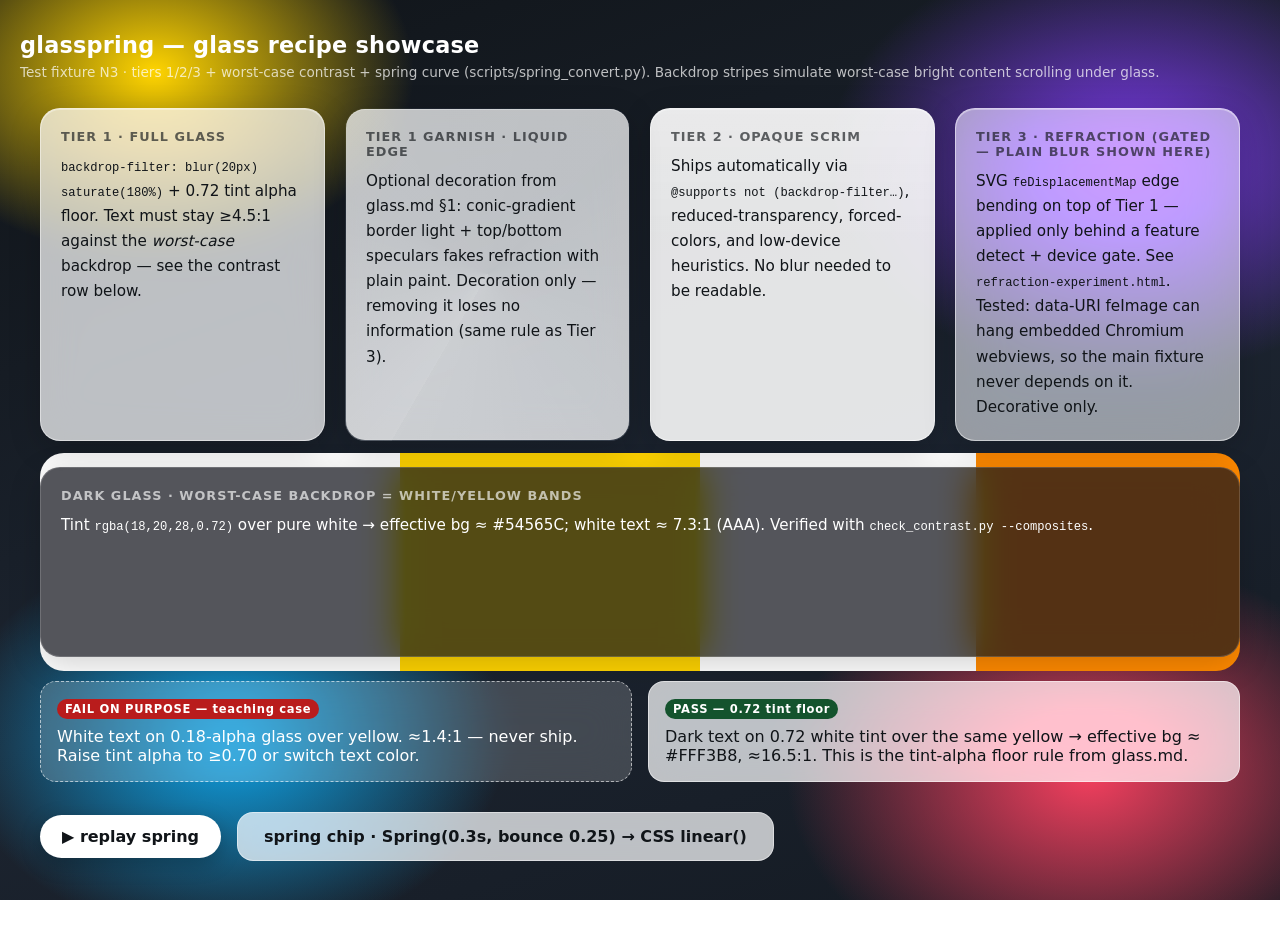
<file: skills/glasspring/assets/glass-recipes/showcase.html>
<!DOCTYPE html>
<html lang="en">
<head>
<meta charset="utf-8">
<meta name="viewport" content="width=device-width, initial-scale=1">
<title>glasspring · glass recipes showcase (test fixture)</title>
<style>
  :root {
    color-scheme: light dark;
    /* glass tokens (Tier 1) */
    --glass-blur: 20px;
    --glass-saturate: 180%;
    --glass-tint: rgba(255, 255, 255, 0.72);
    --glass-tint-dark: rgba(18, 20, 28, 0.72);
    --glass-border: rgba(255, 255, 255, 0.45);
    --glass-shadow: 0 8px 32px rgb(0 0 0 / 0.18);
    --ease-spring: linear(0, 0.065, 0.2112, 0.3848, 0.553, 0.6982, 0.8137, 0.8993, 0.9582, 0.9955, 1.0165, 1.0262, 1.0284, 1.0262, 1.0219, 1.017, 1.0123, 1.0082, 1.005, 1.0027, 1.0011, 1.0001, 0.9995, 0.9992, 0.9992, 0.9993, 0.9994, 0.9995, 0.9997, 0.9998, 0.9999, 0.9999, 1);
    /* Spring(duration:0.3, bounce:0.25) via scripts/spring_convert.py; play over 1.2s */
  }
  * { box-sizing: border-box; margin: 0; }
  body {
    font-family: system-ui, -apple-system, "Segoe UI", Inter, "PingFang SC", "Microsoft YaHei", sans-serif;
    min-height: 100vh; padding: 32px 20px 80px;
    background:
      radial-gradient(420px 300px at 12% 8%,  #ffd400 0%, transparent 62%),   /* bright worst-case */
      radial-gradient(500px 360px at 88% 18%, #7c3aed 0%, transparent 60%),
      radial-gradient(460px 340px at 18% 82%, #0ea5e9 0%, transparent 60%),
      radial-gradient(520px 380px at 85% 86%, #f43f5e 0%, transparent 58%),
      linear-gradient(160deg, #101418, #1c2430 55%, #141a22);
    background-attachment: fixed;
  }
  h1 { color: #fff; font-size: 1.4rem; letter-spacing: .01em; margin-bottom: 6px; }
  .sub { color: rgb(255 255 255 / .72); font-size: .85rem; margin-bottom: 28px; }
  .grid { display: grid; grid-template-columns: repeat(auto-fit, minmax(280px, 1fr)); gap: 20px; max-width: 1200px; margin: 0 auto; }

  .card { border-radius: 20px; padding: 20px; min-height: 190px; }
  .card h2 { font-size: .8rem; letter-spacing: .08em; text-transform: uppercase; opacity: .65; margin-bottom: 10px; }
  .card p { font-size: .95rem; line-height: 1.65; }
  .card code { font-family: ui-monospace, Consolas, monospace; font-size: .8em; }

  /* TIER 1 — full glass (light tint over any content) */
  .tier1 {
    background: var(--glass-tint); color: #101418;
    -webkit-backdrop-filter: blur(var(--glass-blur)) saturate(var(--glass-saturate));
            backdrop-filter: blur(var(--glass-blur)) saturate(var(--glass-saturate));
    border: 1px solid var(--glass-border);
    box-shadow: var(--glass-shadow), inset 0 1px 0 rgb(255 255 255 / .35);
  }
  /* TIER 1 GARNISH — liquid edge (glass.md §1): conic border-box edge light +
     top/bottom speculars. Plain paint — Tier 3 webview hazards don't apply;
     removing it must lose no information. */
  .tier1.garnish {
    border: 1px solid transparent;
    background:
      linear-gradient(var(--glass-tint), var(--glass-tint)) padding-box,
      conic-gradient(from 210deg,
        rgb(255 255 255 / .28), rgb(255 255 255 / .06) 90deg,
        rgb(255 255 255 / .02) 200deg, rgb(255 255 255 / .22)) border-box;
    box-shadow: var(--glass-shadow),
      inset 0 1px 0 rgb(255 255 255 / 0.28),
      inset 0 -1px 0 rgb(255 255 255 / 0.10);
  }
  /* TIER 2 — scrim fallback (no backdrop-filter) */
  .tier2 {
    background: rgba(255, 255, 255, 0.88); color: #101418;
    background-image: linear-gradient(rgb(255 255 255 / .25), transparent 40%);
    border: 1px solid rgba(255, 255, 255, 0.5);
    box-shadow: var(--glass-shadow), inset 0 1px 0 rgb(255 255 255 / .3);
  }
  /* TIER 3 — refraction enhancement (Chromium; feDisplacementMap over backdrop) */
  .tier3 {
    background: rgba(255, 255, 255, 0.55); color: #101418;
    -webkit-backdrop-filter: blur(28px) saturate(180%);
            backdrop-filter: blur(28px) saturate(180%);
    border: 1px solid rgba(255, 255, 255, 0.5);
    box-shadow: var(--glass-shadow), inset 0 1px 0 rgb(255 255 255 / .35);
  }
  /* dark glass variant — white text; worst-case backdrop is the WHITE stripe below */
  .dark-demo {
    background: var(--glass-tint-dark); color: #fff;
    -webkit-backdrop-filter: blur(20px) saturate(180%);
            backdrop-filter: blur(20px) saturate(180%);
    border: 1px solid rgb(255 255 255 / .16);
    box-shadow: var(--glass-shadow);
  }
  /* worst-case backdrop stripe crossing ALL cards (white + yellow bands) */
  .worstcase { position: relative; max-width: 1200px; margin: 26px auto 0; }
  .worstcase .stripes {
    position: absolute; inset: -14px 0; z-index: -1; border-radius: 24px;
    background: linear-gradient(90deg, #ffffff 0 30%, #ffd400 30% 55%, #ffffff 55% 78%, #ff8a00 78% 100%);
  }
  .contrast-demo { display: grid; grid-template-columns: 1fr 1fr; gap: 16px; max-width: 1200px; margin: 0 auto; }
  .fail-demo {
    border-radius: 16px; padding: 16px; color: #fff;
    -webkit-backdrop-filter: blur(20px); backdrop-filter: blur(20px);
    background: rgba(255, 255, 255, 0.18); /* deliberately LOW tint alpha — teaching failure */
    border: 1px dashed rgba(255,255,255,.6);
  }
  .pass-demo {
    border-radius: 16px; padding: 16px; color: #101418;
    background: rgba(255, 255, 255, 0.72);
    -webkit-backdrop-filter: blur(20px) saturate(180%); backdrop-filter: blur(20px) saturate(180%);
    border: 1px solid rgba(255, 255, 255, 0.5);
  }
  .tag { display: inline-block; font-size: .72rem; font-weight: 700; letter-spacing: .06em;
         padding: 3px 8px; border-radius: 999px; margin-bottom: 8px; }
  .tag.fail { background: #b91c1c; color: #fff; }
  .tag.pass { background: #14532d; color: #fff; }

  /* spring demo — curve generated by spring_convert.py --duration 0.3 --bounce 0.25 */
  .spring-row { max-width: 1200px; margin: 30px auto 0; display: flex; gap: 16px; align-items: center; flex-wrap: wrap; }
  button.pop {
    font: inherit; font-weight: 600; padding: 12px 22px; border-radius: 999px; border: 0; cursor: pointer;
    background: #fff; color: #101418; box-shadow: 0 6px 20px rgb(0 0 0 / .25);
  }
  .spring-chip {
    padding: 14px 26px; border-radius: 16px; background: var(--glass-tint); color: #101418;
    -webkit-backdrop-filter: blur(20px) saturate(180%); backdrop-filter: blur(20px) saturate(180%);
    border: 1px solid var(--glass-border); font-weight: 600;
  }
  .spring-chip.animate { animation: pop 1.2s var(--ease-spring); }
  @keyframes pop { from { transform: scale(.86); } to { transform: scale(1); } }
  @media (prefers-reduced-motion: reduce) { .spring-chip.animate { animation: none; } }

  /* Tier 2 fallback if backdrop-filter unsupported */
  @supports not ((backdrop-filter: blur(1px)) or (-webkit-backdrop-filter: blur(1px))) {
    .tier1, .tier3, .dark-demo, .spring-chip { background: rgba(255,255,255,.92); }
    .fail-demo { background: rgba(255,255,255,.55); color: #101418; }
  }
  @media (max-width: 640px) { .contrast-demo { grid-template-columns: 1fr; } }
</style>
</head>
<body>
  <h1>glasspring — glass recipe showcase</h1>
  <p class="sub">Test fixture N3 · tiers 1/2/3 + worst-case contrast + spring curve (scripts/spring_convert.py). Backdrop stripes simulate worst-case bright content scrolling under glass.</p>


  <div class="grid">
    <section class="card tier1" data-testid="tier1">
      <h2>Tier 1 · Full Glass</h2>
      <p><code>backdrop-filter: blur(20px) saturate(180%)</code> + 0.72 tint alpha floor. Text must stay ≥4.5:1 against the <em>worst-case</em> backdrop — see the contrast row below.</p>
    </section>
    <section class="card tier1 garnish" data-testid="tier1-garnish">
      <h2>Tier 1 garnish · Liquid edge</h2>
      <p>Optional decoration from glass.md §1: conic-gradient border light + top/bottom speculars fakes refraction with plain paint. Decoration only — removing it loses no information (same rule as Tier 3).</p>
    </section>
    <section class="card tier2" data-testid="tier2">
      <h2>Tier 2 · Opaque Scrim</h2>
      <p>Ships automatically via <code>@supports not (backdrop-filter…)</code>, reduced-transparency, forced-colors, and low-device heuristics. No blur needed to be readable.</p>
    </section>
    <section class="card tier3" data-testid="tier3">
      <h2>Tier 3 · Refraction (gated — plain blur shown here)</h2>
      <p>SVG <code>feDisplacementMap</code> edge bending on top of Tier 1 — applied only behind a feature detect + device gate. See <code>refraction-experiment.html</code>. Tested: data-URI feImage can hang embedded Chromium webviews, so the main fixture never depends on it. Decorative only.</p>
    </section>
  </div>

  <div class="worstcase">
    <div class="stripes" aria-hidden="true"></div>
    <section class="card dark-demo" data-testid="dark-glass">
      <h2>Dark glass · worst-case backdrop = white/yellow bands</h2>
      <p>Tint <code>rgba(18,20,28,0.72)</code> over pure white → effective bg ≈ #54565C; white text ≈ 7.3:1 (AAA). Verified with <code>check_contrast.py --composites</code>.</p>
    </section>
  </div>

  <div class="contrast-demo" style="margin-top:24px">
    <div class="fail-demo" data-testid="contrast-fail">
      <span class="tag fail">FAIL ON PURPOSE — teaching case</span>
      <p>White text on 0.18-alpha glass over yellow. ≈1.4:1 — never ship. Raise tint alpha to ≥0.70 or switch text color.</p>
    </div>
    <div class="pass-demo" data-testid="contrast-pass">
      <span class="tag pass">PASS — 0.72 tint floor</span>
      <p>Dark text on 0.72 white tint over the same yellow → effective bg ≈ #FFF3B8, ≈16.5:1. This is the tint-alpha floor rule from glass.md.</p>
    </div>
  </div>

  <div class="spring-row">
    <button class="pop" id="popBtn" type="button">▶ replay spring</button>
    <div class="spring-chip" id="springChip" data-testid="spring-chip">spring chip · Spring(0.3s, bounce 0.25) → CSS linear()</div>
  </div>

<script>
  const chip = document.getElementById('springChip');
  document.getElementById('popBtn').addEventListener('click', () => {
    chip.classList.remove('animate'); void chip.offsetWidth; chip.classList.add('animate');
  });
  addEventListener('load', () => chip.classList.add('animate'));
</script>
</body>
</html>
</file>
<file: examples/coffee-storefront/tokens.css>
/*
 * Morrow Coffee palette seed: brief-specified #f8f3eb, #35221b, and #93432d.
 * WCAG contrast measured with check_contrast.py: text/page 13.62:1, secondary/page 6.51:1,
 * button text/accent 6.56:1, button text/hover 9.21:1, focus ring/page 6.17:1,
 * status/page 8.66:1, and skip-link text/surface 14.48:1. See design-notes.md §4.
 * The cream + serif + terracotta combination is explicit in the task brief.
 */
:root {
  color-scheme: light;

  --color-background: #f8f3eb;
  --color-surface: #fffaf3;
  --color-surface-raised: #eee4d7;
  --color-text: #35221b;
  --color-text-secondary: #65544a;
  --color-border: #d7c4b1;
  --color-accent: #93432d;
  --color-accent-hover: #71331f;
  --color-on-accent: var(--color-surface);
  --color-shadow-dialog: rgb(53 34 27 / 22%);
  --color-dialog-backdrop: rgb(35 24 19 / 50%);

  --font-display: Georgia, "Times New Roman", serif;
  --font-body: ui-sans-serif, system-ui, -apple-system, BlinkMacSystemFont, "Segoe UI", sans-serif;

  --space-1: 4px;
  --space-2: 8px;
  --space-3: 12px;
  --space-4: 16px;
  --space-5: 20px;
  --space-6: 24px;
  --space-7: 32px;
  --space-8: 40px;
  --space-9: 48px;
  --space-10: 56px;
  --space-11: 64px;
  --space-12: 72px;
  --space-13: 80px;
  --space-14: 88px;
  --space-15: 96px;

  --duration-ui: 160ms;
  --ease-standard: ease;
  --shadow-dialog: 0 24px 80px var(--color-shadow-dialog);
}
</file>
